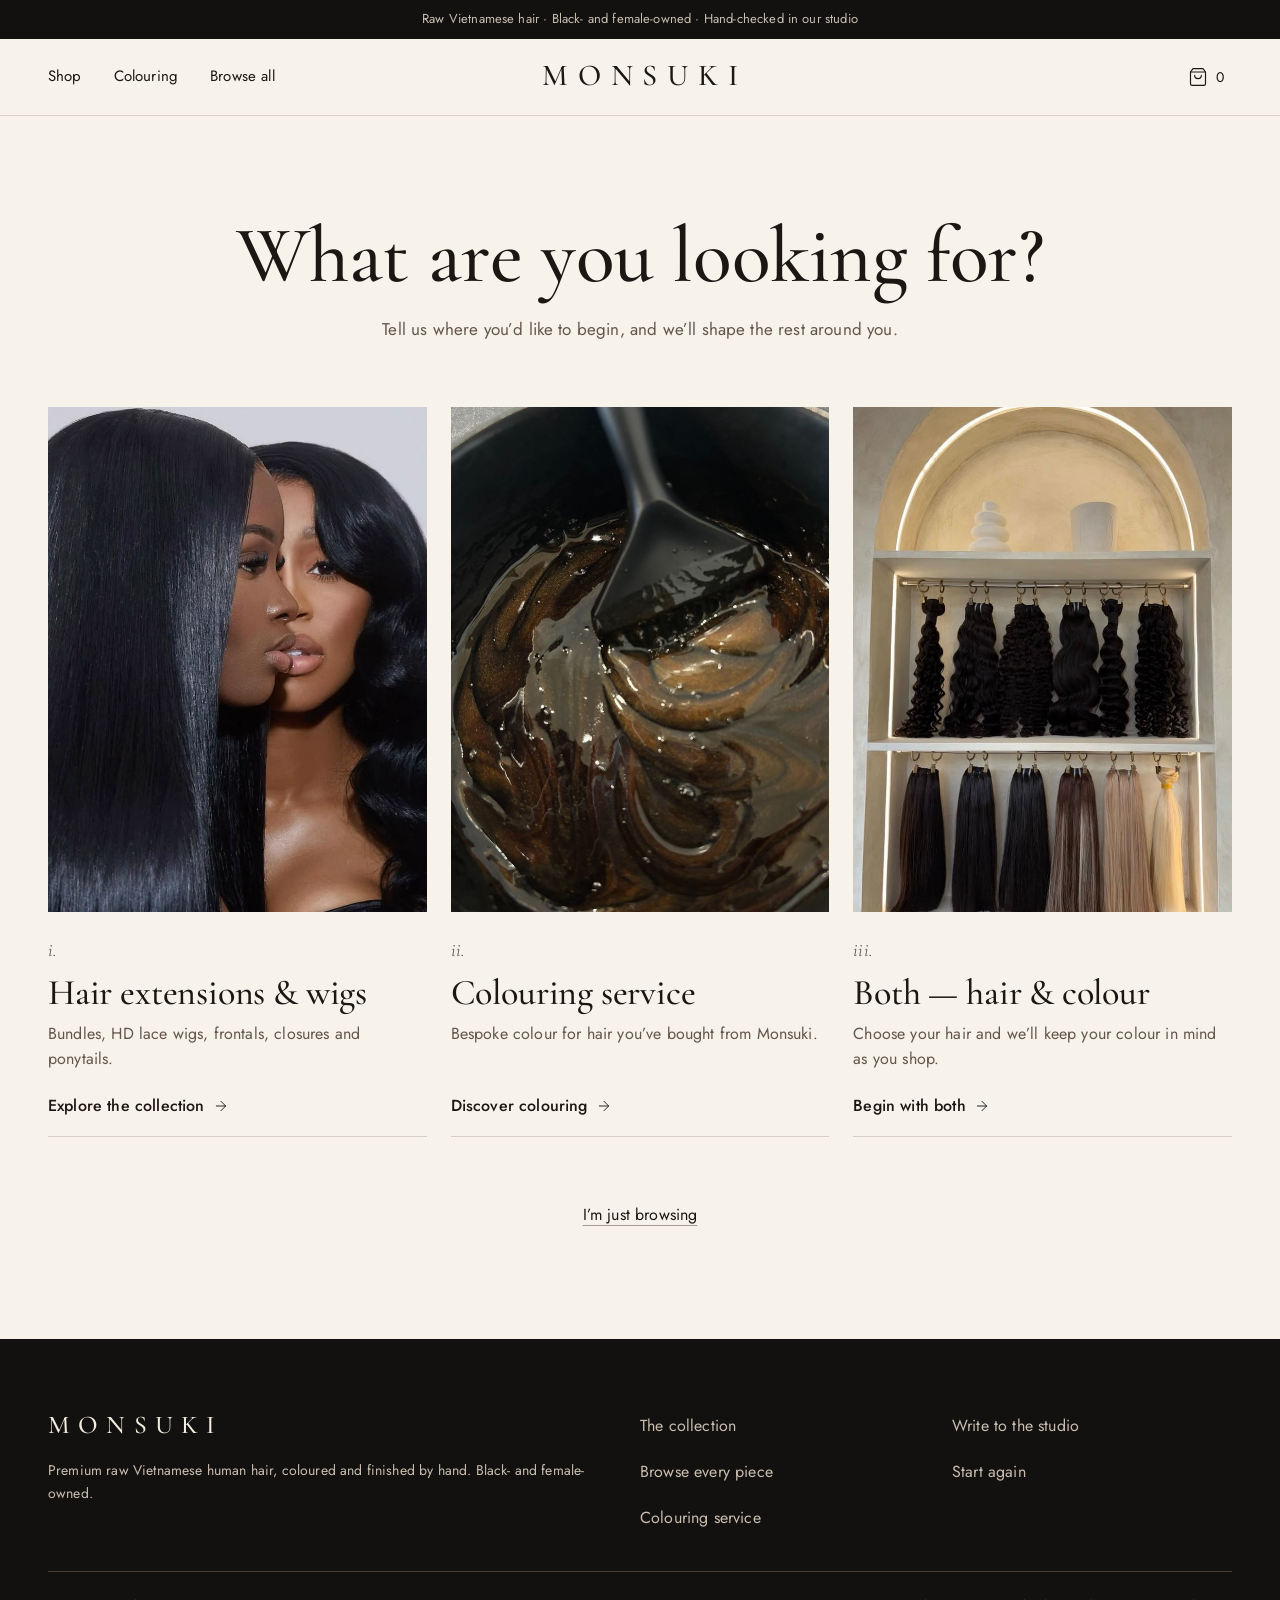
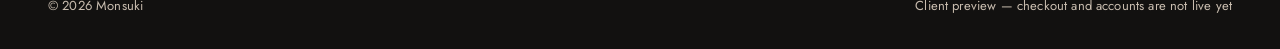
<file: index.html>
<!doctype html>
<html lang="en-GB">
<head>
  <meta charset="utf-8">
  <meta name="viewport" content="width=device-width, initial-scale=1">
  <title>Monsuki — What are you looking for?</title>
  <meta name="description" content="Monsuki: premium raw Vietnamese human hair — bundles, HD lace wigs, frontals, closures and ponytails — with a bespoke colouring service.">
  <link rel="icon" href="assets/favicon.svg" type="image/svg+xml">
  <link rel="preconnect" href="https://fonts.googleapis.com">
  <link rel="preconnect" href="https://fonts.gstatic.com" crossorigin>
  <link rel="stylesheet" href="https://fonts.googleapis.com/css2?family=Cormorant+Garamond:ital,wght@0,400;0,500;0,600;1,400;1,500&family=Jost:wght@400;500&display=swap">
  <link rel="stylesheet" href="assets/css/styles.css">
  <script src="config.js"></script>
</head>
<body>
  <div data-section="header"></div>

  <!-- Section: intent picker (SHOPIFY: sections/intent-picker.liquid, 3 blocks) -->
  <main id="main" class="container welcome">
    <div class="welcome__head" data-reveal>
      <h1>What are you looking for?</h1>
      <p class="lede">Tell us where you’d like to begin, and we’ll shape the rest around you.</p>
    </div>

    <div class="intent-cards">
      <a class="intent-card" href="shop.html?intent=none" data-reveal>
        <span class="intent-card__media">
                <img class="media" src="images/frontpage_wigandbundles.JPG" alt="Two model with long jet-black silk straight and bodywave hair ">
        </span>
        <span class="intent-card__body">
          <span class="intent-card__letter">i.</span>
          <span class="intent-card__title serif">Hair extensions &amp; wigs</span>
          <span class="muted">Bundles, HD lace wigs, frontals, closures and ponytails.</span>
          <span class="intent-card__cta">Explore the collection <svg class="icon icon--sm" aria-hidden="true"><use href="assets/icons.svg#arrow-right"></use></svg></span>
        </span>
      </a>

      <a class="intent-card" href="colouring.html" data-reveal>
        <span class="intent-card__media">
                   <img class="media" src="images/frontpage_coloringservice.JPG" alt="Dark brown hair dye">
        </span>
        <span class="intent-card__body">
          <span class="intent-card__letter">ii.</span>
          <span class="intent-card__title serif">Colouring service</span>
          <span class="muted">Bespoke colour for hair you’ve bought from Monsuki.</span>
          <span class="intent-card__cta">Discover colouring <svg class="icon icon--sm" aria-hidden="true"><use href="assets/icons.svg#arrow-right"></use></svg></span>
        </span>
      </a>

      <a class="intent-card" href="shop.html?intent=both" data-reveal>
        <span class="intent-card__media">
                  <img class="media" src="images/frontpage_both.JPG" alt="Hair extensions both dyed and raw">
        </span>
        <span class="intent-card__body">
          <span class="intent-card__letter">iii.</span>
          <span class="intent-card__title serif">Both — hair &amp; colour</span>
          <span class="muted">Choose your hair and we’ll keep your colour in mind as you shop.</span>
          <span class="intent-card__cta">Begin with both <svg class="icon icon--sm" aria-hidden="true"><use href="assets/icons.svg#arrow-right"></use></svg></span>
        </span>
      </a>
    </div>

    <p class="welcome__browse"><a class="link" href="browse.html">I’m just browsing</a></p>
  </main>

  <div data-section="footer"></div>
  <script type="module">
    import { initChrome } from './assets/js/chrome.js';
    initChrome('index.html');
  </script>
</body>
</html>
</file>
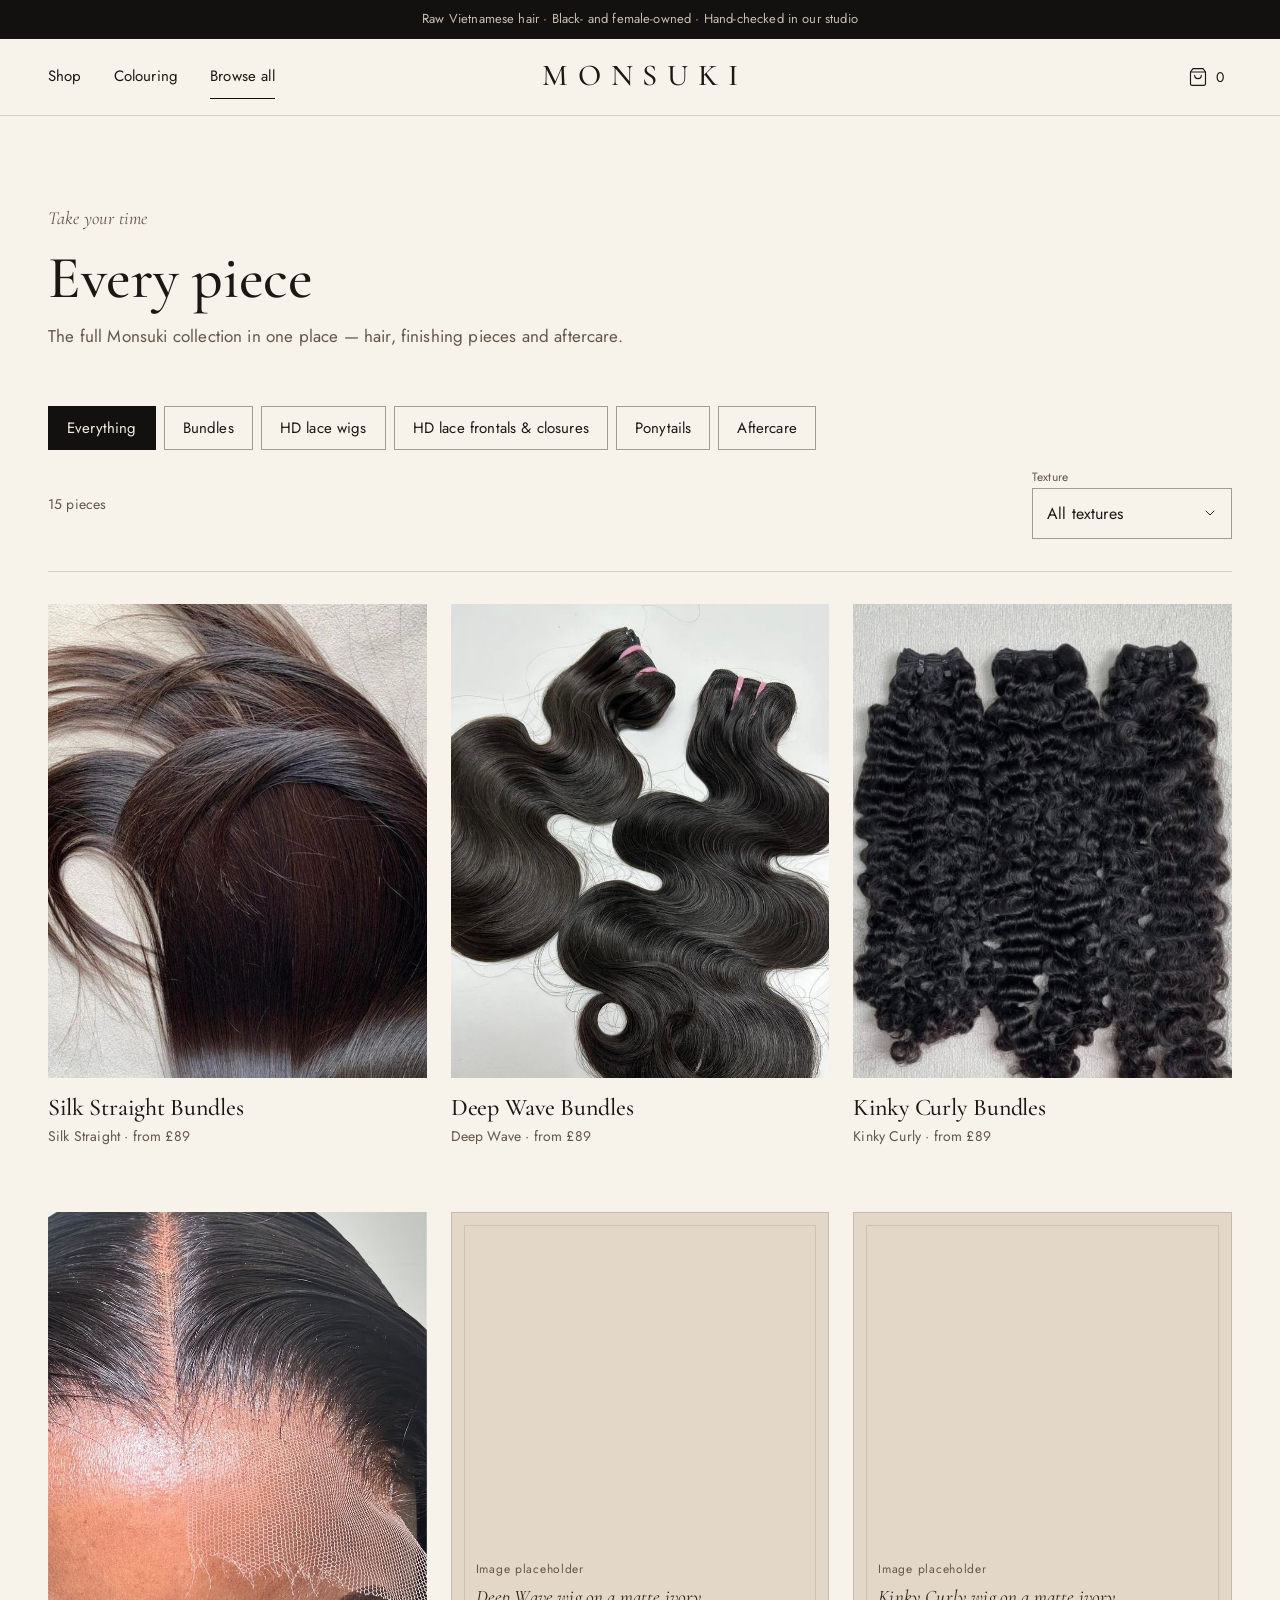
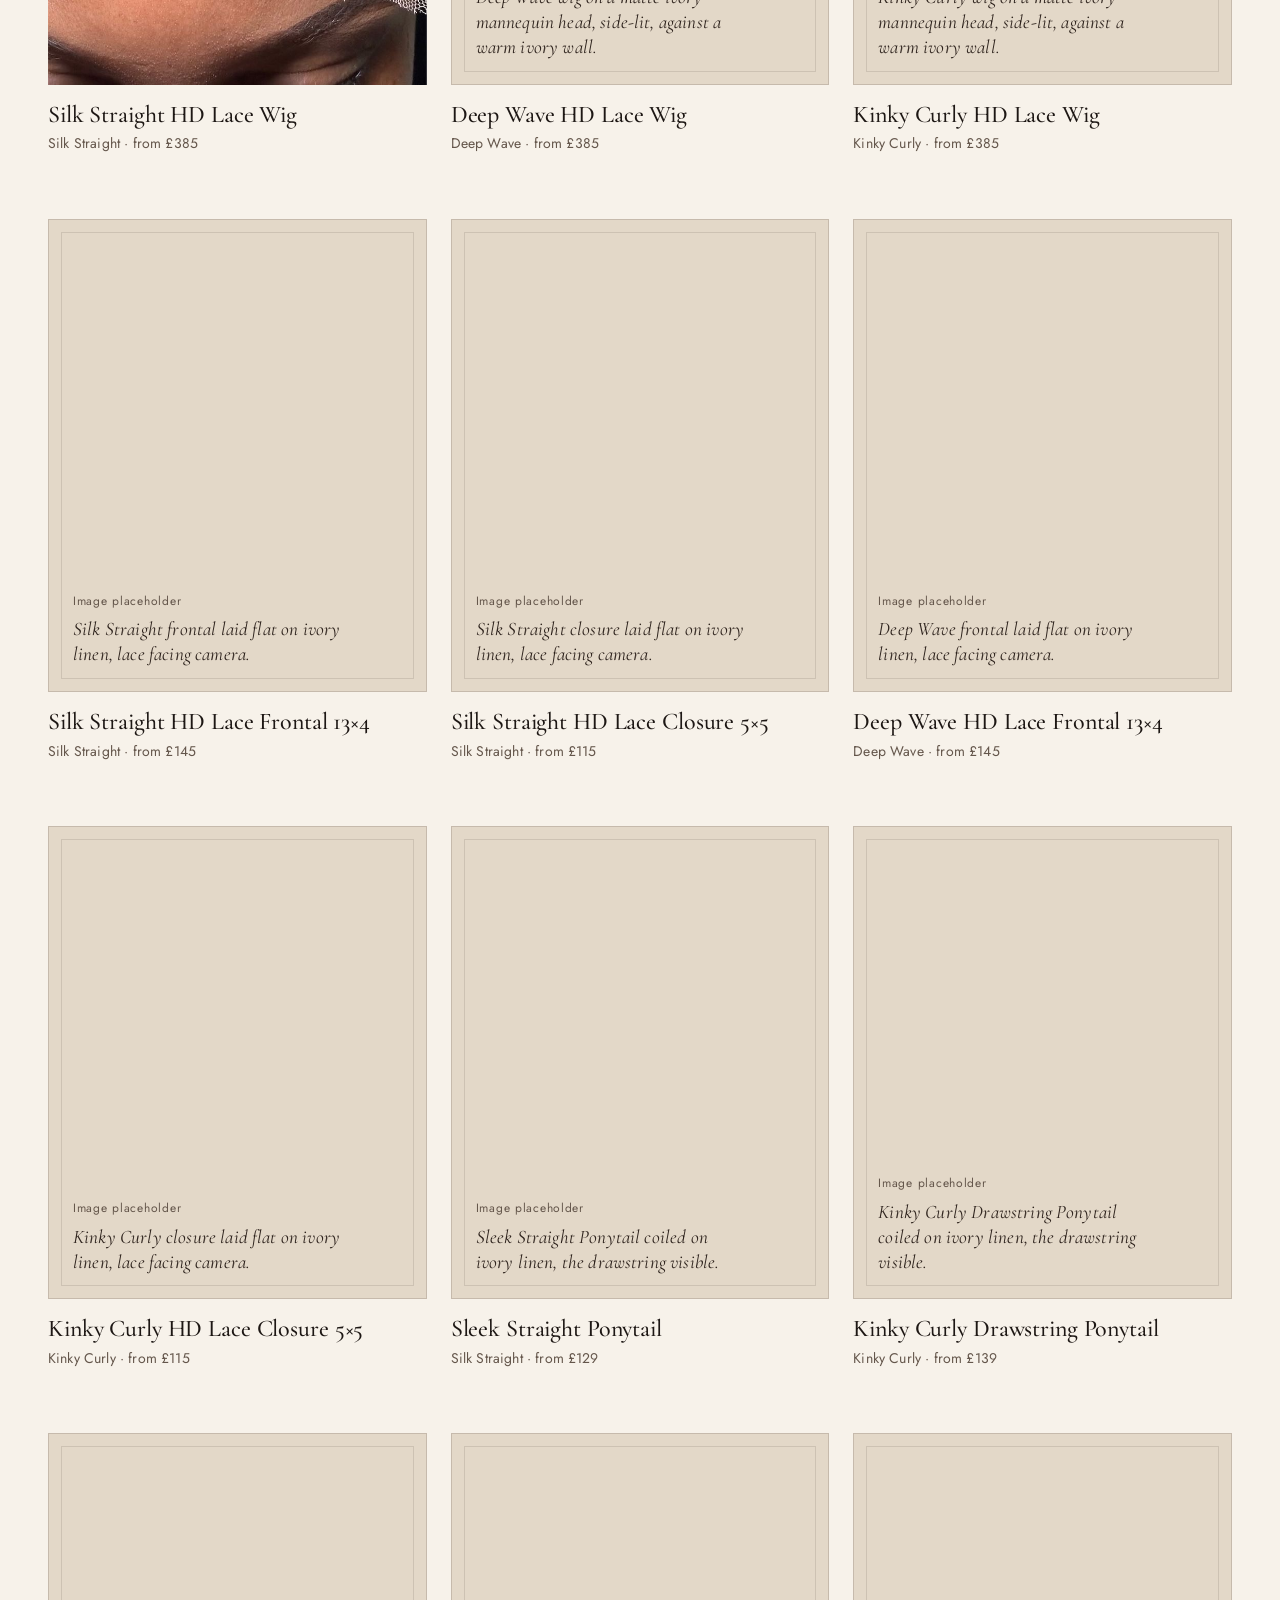
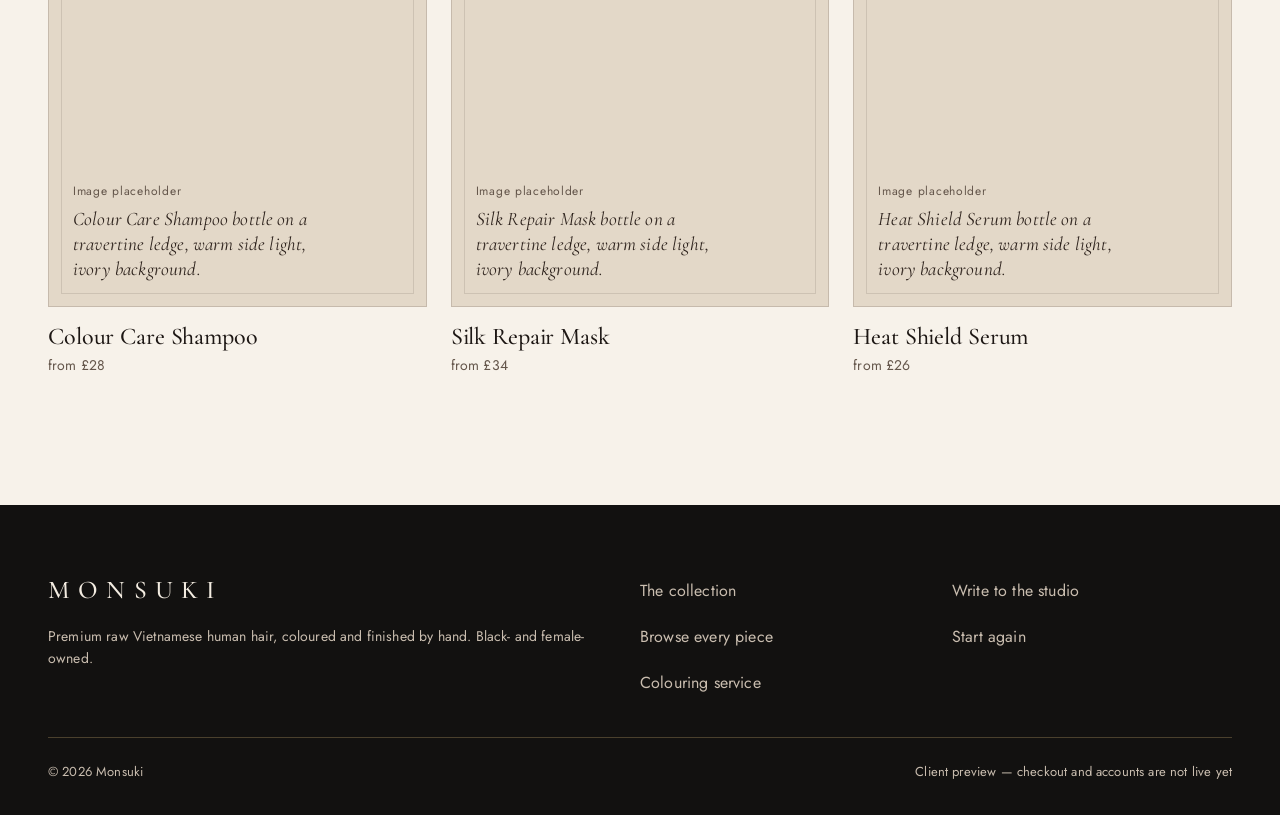
<file: browse.html>
<!doctype html>
<html lang="en-GB">
<head>
  <meta charset="utf-8">
  <meta name="viewport" content="width=device-width, initial-scale=1">
  <title>Every piece — Monsuki</title>
  <meta name="description" content="Browse every Monsuki piece: bundles, HD lace wigs, frontals, closures, ponytails and aftercare.">
  <link rel="icon" href="assets/favicon.svg" type="image/svg+xml">
  <link rel="preconnect" href="https://fonts.googleapis.com">
  <link rel="preconnect" href="https://fonts.gstatic.com" crossorigin>
  <link rel="stylesheet" href="https://fonts.googleapis.com/css2?family=Cormorant+Garamond:ital,wght@0,400;0,500;0,600;1,400;1,500&family=Jost:wght@400;500&display=swap">
  <link rel="stylesheet" href="assets/css/styles.css">
  <script src="config.js"></script>
</head>
<body>
  <div data-section="header"></div>

  <!-- Product listing: title → filters → product cards -->
  <main id="main" class="container section" style="padding-top:clamp(40px,7vw,88px)">
    <div class="section-head" data-reveal>
      <p class="eyebrow">Take your time</p>
      <h1>Every piece</h1>
      <p class="lede">The full Monsuki collection in one place — hair, finishing pieces and aftercare.</p>
    </div>

    <div class="filters">
      <div class="chips" role="group" aria-label="Filter by category" data-chips></div>
      <div class="filters__row">
        <p class="small muted" data-count aria-live="polite"></p>
        <label class="mini-field" style="min-width:200px">
          <span class="mini-field__label">Texture</span>
          <span class="select-wrap"><select class="select" data-texture>
            <option value="all">All textures</option>
            <option value="silk-straight">Straight</option>
            <option value="deep-wave">Bodywave</option>
            <option value="kinky-curly">Kinky Curly</option>
          </select>
          <svg class="icon icon--sm" aria-hidden="true"><use href="assets/icons.svg#chevron-down"></use></svg></span>
        </label>
      </div>
    </div>

    <div class="grid-frame" data-section="product-grid"></div>
  </main>

  <div data-section="footer"></div>
  <script type="module" src="assets/js/pages/browse.js"></script>
</body>
</html>
</file>
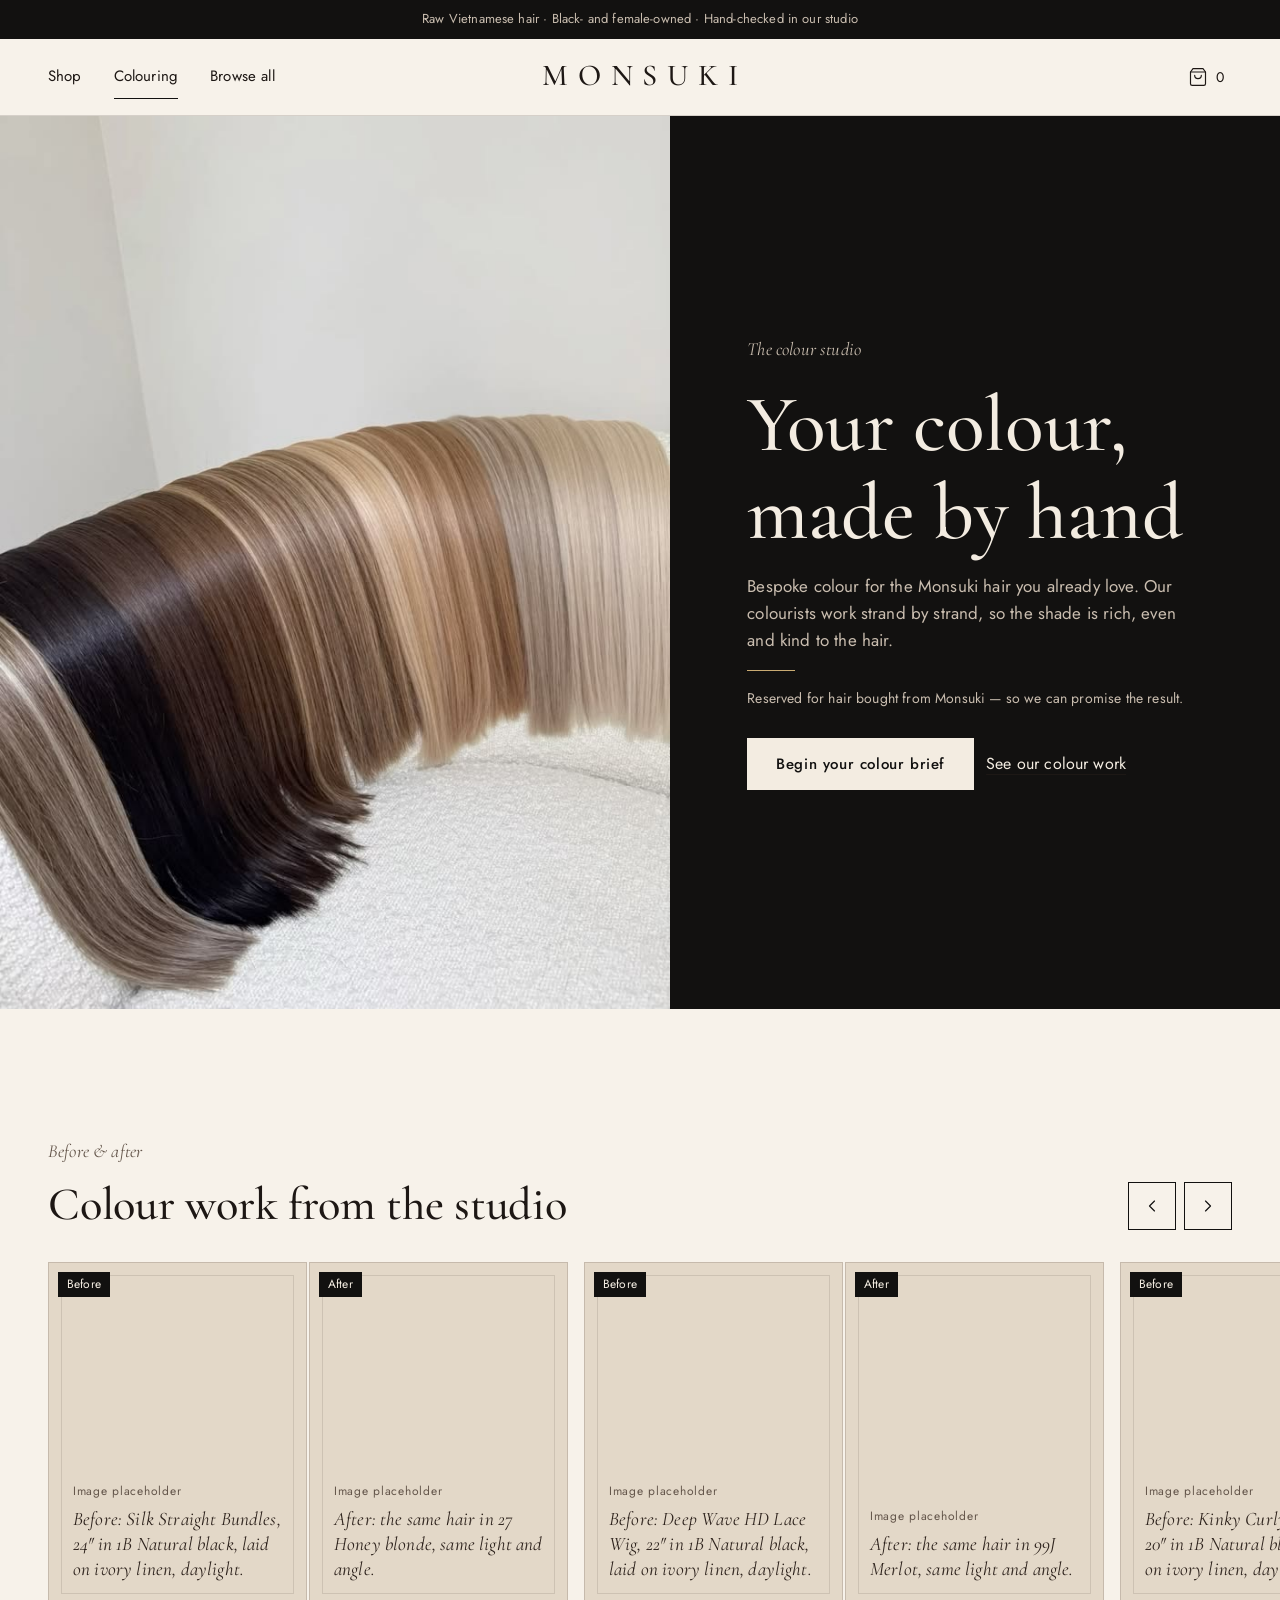
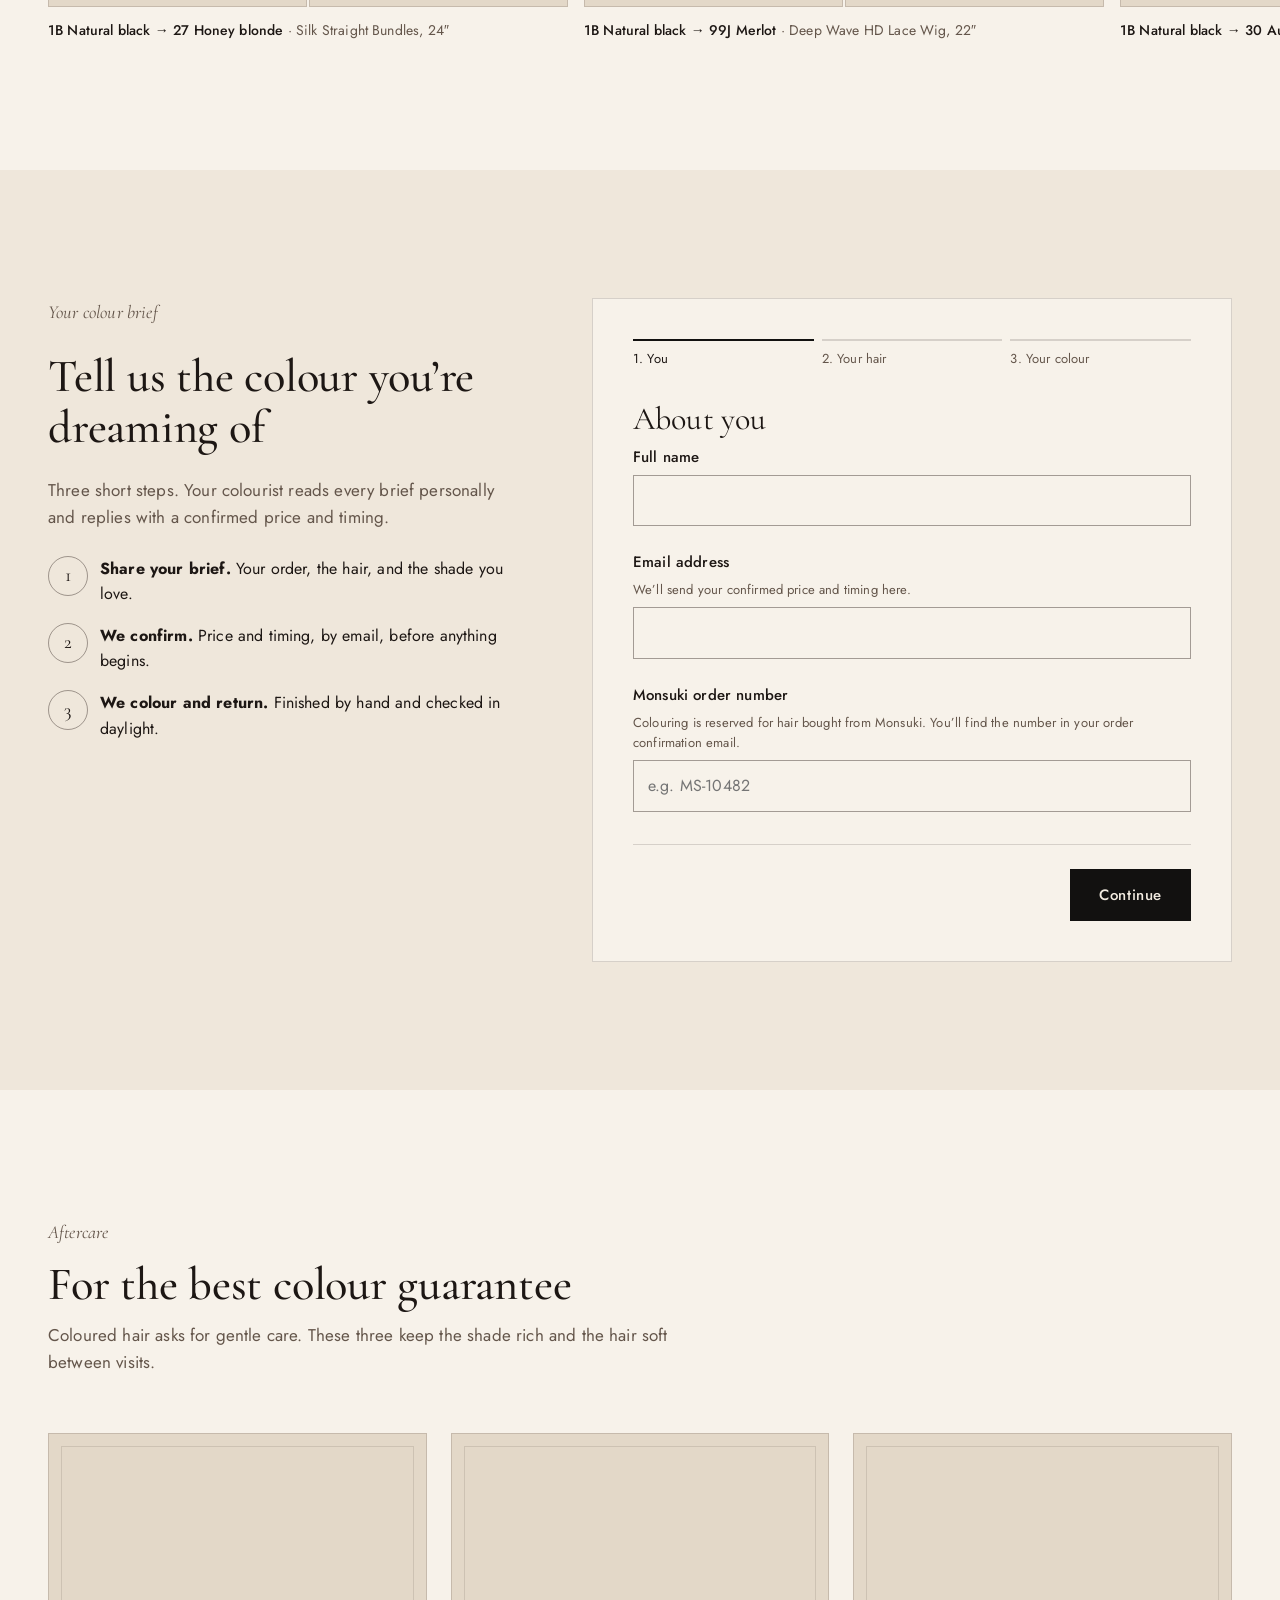
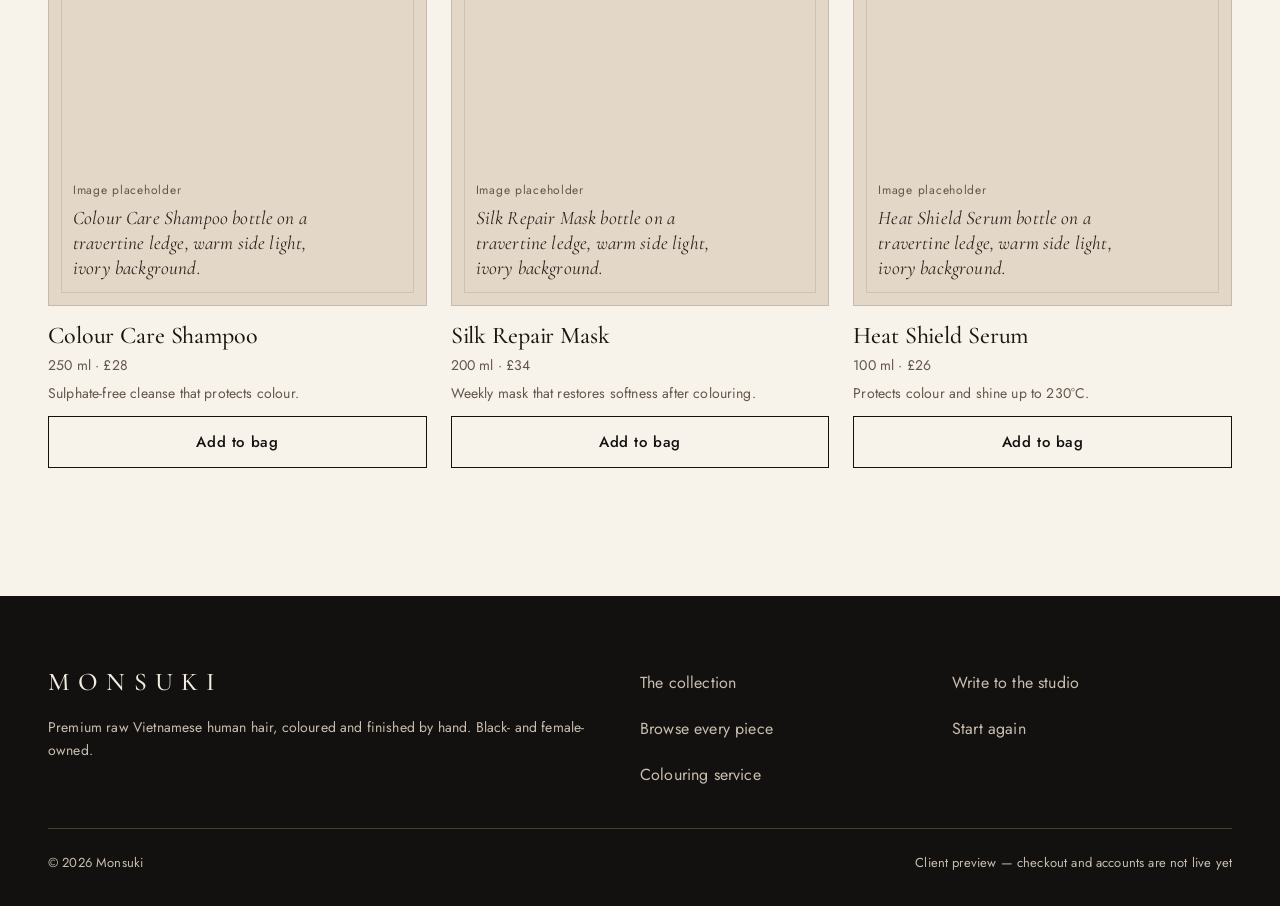
<file: colouring.html>
<!doctype html>
<html lang="en-GB">
<head>
  <meta charset="utf-8">
  <meta name="viewport" content="width=device-width, initial-scale=1">
  <title>Colouring service — Monsuki</title>
  <meta name="description" content="Bespoke colour for your Monsuki hair, finished by hand in our studio.">
  <link rel="icon" href="assets/favicon.svg" type="image/svg+xml">
  <link rel="preconnect" href="https://fonts.googleapis.com">
  <link rel="preconnect" href="https://fonts.gstatic.com" crossorigin>
  <link rel="stylesheet" href="https://fonts.googleapis.com/css2?family=Cormorant+Garamond:ital,wght@0,400;0,500;0,600;1,400;1,500&family=Jost:wght@400;500&display=swap">
  <link rel="stylesheet" href="assets/css/styles.css">
  <script src="config.js"></script>
</head>
<body>
  <div data-section="header"></div>

  <main id="main">
    <!-- Section: editorial hero (SHOPIFY: sections/image-with-text.liquid) -->
    <section class="edit-hero">
      <div class="edit-hero__media">
      <img class="media" src="images/coloring_mainheader.JPG" alt="Various dyed bundles displayed on couch">
      </div>
      <div class="edit-hero__copy on-dark">
        <p class="eyebrow">The colour studio</p>
        <h1>Your colour, made by hand</h1>
        <p class="lede">Bespoke colour for the Monsuki hair you already love. Our colourists work strand by strand, so the shade is rich, even and kind to the hair.</p>
        <hr class="rule">
        <p class="small" style="color:var(--on-dark-muted)">Reserved for hair bought from Monsuki — so we can promise the result.</p>
        <div class="edit-hero__actions">
          <a class="btn btn--light" href="#brief">Begin your colour brief</a>
          <a class="link" href="#work">See our colour work</a>
        </div>
      </div>
    </section>

    <!-- Section: before/after gallery (SHOPIFY: sections/before-after.liquid, blocks) -->
    <section class="section" id="work" aria-labelledby="work-title">
      <div class="container">
        <div class="carousel-head">
          <div class="section-head" style="margin:0">
            <p class="eyebrow">Before &amp; after</p>
            <h2 id="work-title">Colour work from the studio</h2>
          </div>
          <div class="carousel-nav" style="color:var(--onyx)">
            <button type="button" data-ba-dir="-1" aria-label="Show previous colour work"><svg class="icon" aria-hidden="true"><use href="assets/icons.svg#chevron-left"></use></svg></button>
            <button type="button" data-ba-dir="1" aria-label="Show more colour work"><svg class="icon" aria-hidden="true"><use href="assets/icons.svg#chevron-right"></use></svg></button>
          </div>
        </div>
        <div class="track" data-ba-track tabindex="0" aria-label="Before and after colour work, scroll sideways"></div>
      </div>
    </section>

    <!-- Section: intake form (Form — wizard) -->
    <section class="section section--tone" id="brief" aria-labelledby="brief-title">
      <div class="container intake-layout">
        <div class="steps-intro">
          <p class="eyebrow">Your colour brief</p>
          <h2 id="brief-title">Tell us the colour you’re dreaming of</h2>
          <p class="lede">Three short steps. Your colourist reads every brief personally and replies with a confirmed price and timing.</p>
          <ol class="how">
            <li><span><strong>Share your brief.</strong> Your order, the hair, and the shade you love.</span></li>
            <li><span><strong>We confirm.</strong> Price and timing, by email, before anything begins.</span></li>
            <li><span><strong>We colour and return.</strong> Finished by hand and checked in daylight.</span></li>
          </ol>
        </div>
        <div data-section="intake"></div>
      </div>
    </section>

    <!-- Section: aftercare products (SHOPIFY: sections/featured-collection.liquid) -->
    <section class="section" aria-labelledby="care-title">
      <div class="container">
        <div class="section-head">
          <p class="eyebrow">Aftercare</p>
          <h2 id="care-title">For the best colour guarantee</h2>
          <p class="lede">Coloured hair asks for gentle care. These three keep the shade rich and the hair soft between visits.</p>
        </div>
        <div data-section="aftercare"></div>
      </div>
    </section>
  </main>

  <div data-section="footer"></div>
  <script type="module" src="assets/js/pages/colouring.js"></script>
</body>
</html>
</file>
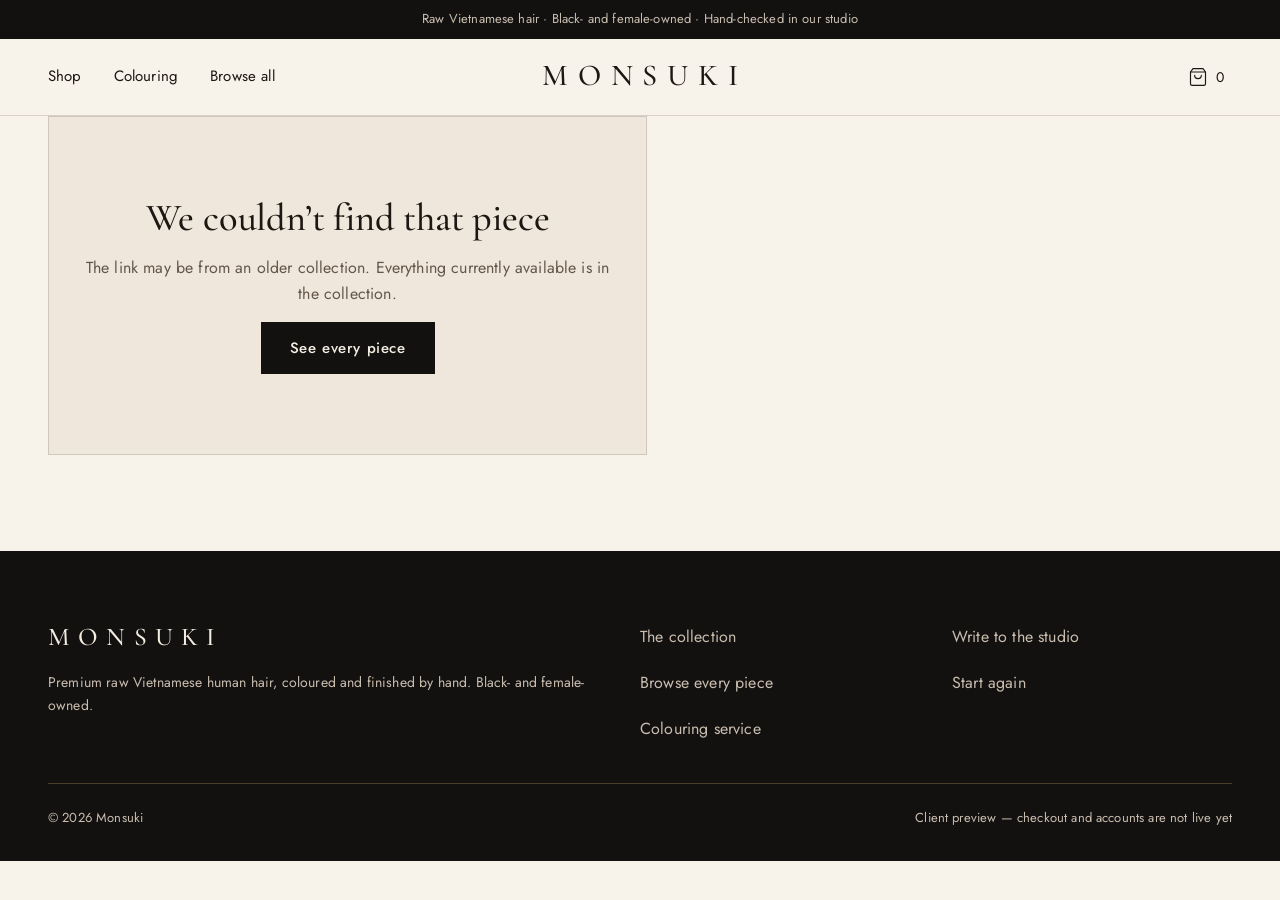
<file: product.html>
<!doctype html>
<html lang="en-GB">
<head>
  <meta charset="utf-8">
  <meta name="viewport" content="width=device-width, initial-scale=1">
  <title>Monsuki</title>
  <meta name="description" content="Raw Vietnamese human hair by Monsuki.">
  <link rel="icon" href="assets/favicon.svg" type="image/svg+xml">
  <link rel="preconnect" href="https://fonts.googleapis.com">
  <link rel="preconnect" href="https://fonts.gstatic.com" crossorigin>
  <link rel="stylesheet" href="https://fonts.googleapis.com/css2?family=Cormorant+Garamond:ital,wght@0,400;0,500;0,600;1,400;1,500&family=Jost:wght@400;500&display=swap">
  <link rel="stylesheet" href="assets/css/styles.css">
  <script src="config.js"></script>
</head>
<body>
  <div data-section="header"></div>

  <!-- Detail / Record: one product. product.html?id=<handle> (no client routing — safe to refresh) -->
  <main id="main" class="container">
    <nav class="crumbs" aria-label="Breadcrumb" data-crumbs></nav>
    <div class="pdp">
      <div class="pdp__gallery" data-section="gallery"></div>
      <div class="pdp__info" data-section="info" aria-busy="true"></div>
    </div>
  </main>

  <!-- Sticky add-to-bag bar (mobile) -->
  <div class="buybar" data-buybar hidden>
    <p class="buybar__summary" aria-live="polite"><span data-buybar-summary></span><strong data-buybar-price></strong></p>
    <button class="btn btn--primary" type="submit" form="buy-form">Add to bag</button>
  </div>

  <div data-section="footer"></div>
  <script type="module" src="assets/js/pages/product.js"></script>
</body>
</html>
</file>
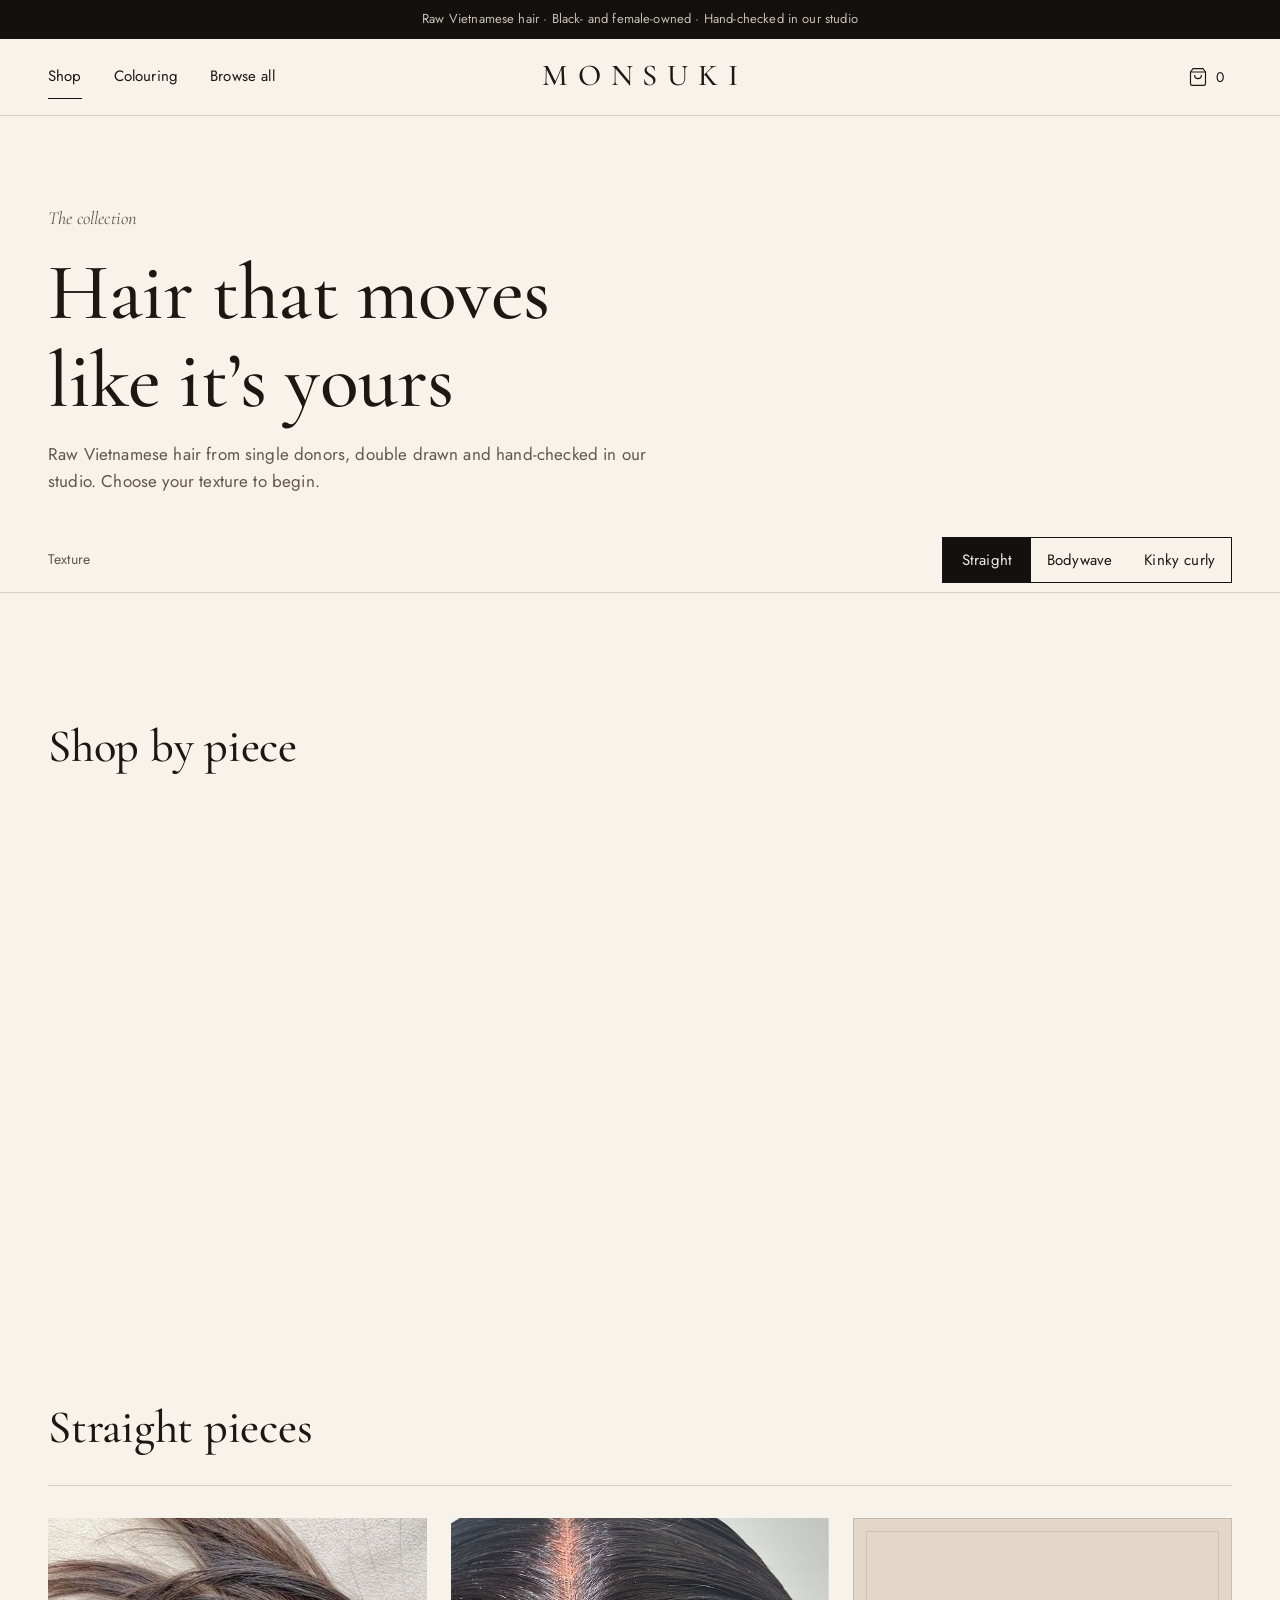
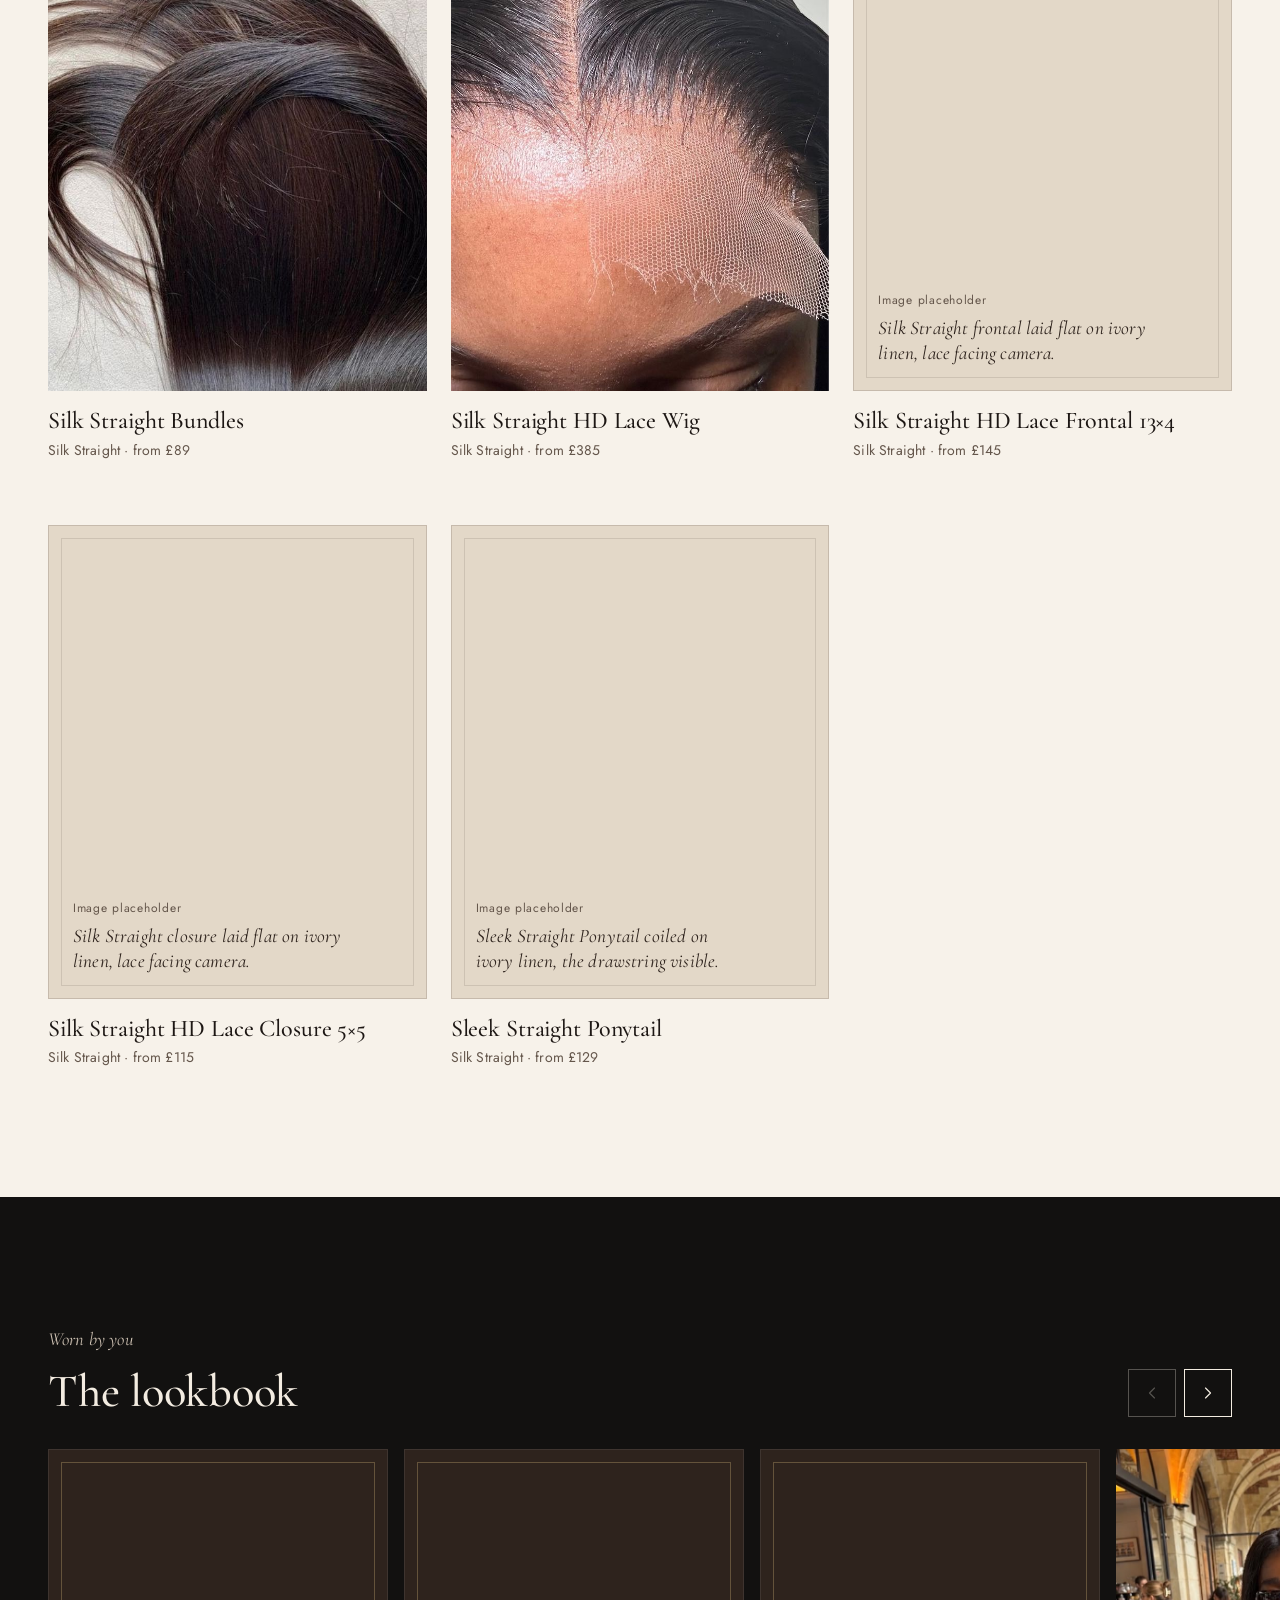
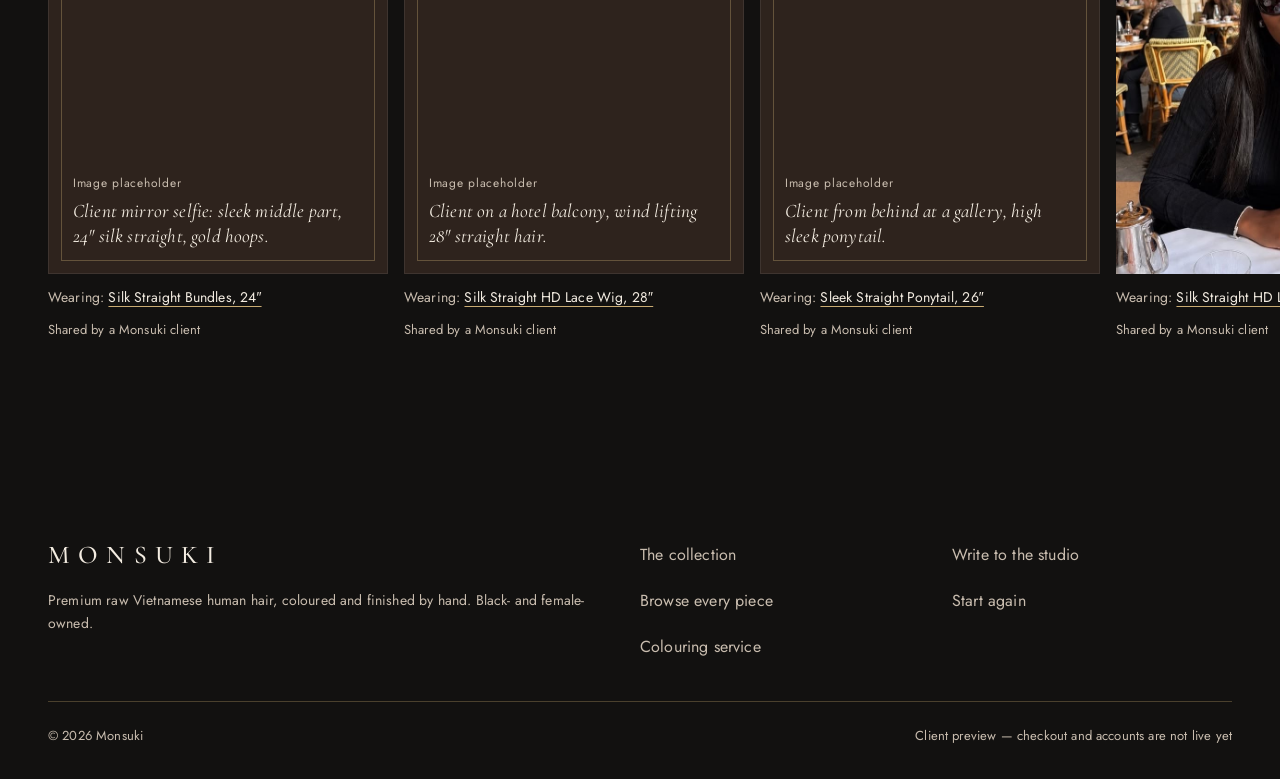
<file: shop.html>
<!doctype html>
<html lang="en-GB">
<head>
  <meta charset="utf-8">
  <meta name="viewport" content="width=device-width, initial-scale=1">
  <title>The collection — Monsuki</title>
  <meta name="description" content="Bundles, HD lace wigs, frontals, closures and ponytails in raw Vietnamese human hair.">
  <link rel="icon" href="assets/favicon.svg" type="image/svg+xml">
  <link rel="preconnect" href="https://fonts.googleapis.com">
  <link rel="preconnect" href="https://fonts.gstatic.com" crossorigin>
  <link rel="stylesheet" href="https://fonts.googleapis.com/css2?family=Cormorant+Garamond:ital,wght@0,400;0,500;0,600;1,400;1,500&family=Jost:wght@400;500&display=swap">
  <link rel="stylesheet" href="assets/css/styles.css">
  <script src="config.js"></script>
</head>
<body>
  <div data-section="header"></div>
  <div data-section="intent-note"></div>

  <main id="main">
    <div class="container hero-intro" data-reveal>
      <p class="eyebrow">The collection</p>
      <h1>Hair that moves like it’s yours</h1>
      <p class="lede">Raw Vietnamese hair from single donors, double drawn and hand-checked in our studio. Choose your texture to begin.</p>
    </div>

    <!-- Texture toggle: filters everything below -->
    <div class="texture-bar" id="collection">
      <div class="container texture-bar__inner">
        <span class="small muted" id="texture-label">Texture</span>
        <div class="segmented" role="radiogroup" aria-labelledby="texture-label">
          <label><input type="radio" name="texture" value="silk-straight" checked><span>Straight</span></label>
          <label><input type="radio" name="texture" value="deep-wave"><span>Bodywave</span></label>
          <label><input type="radio" name="texture" value="kinky-curly"><span>Kinky curly</span></label>
        </div>
      </div>
    </div>

    <!-- Section: category-grid -->
    <section class="section container" aria-labelledby="cat-title" style="padding-bottom:0">
      <div class="section-head">
        <h2 id="cat-title">Shop by piece</h2>
      </div>
      <div data-section="category-grid"></div>
    </section>

    <!-- Section: product-grid -->
    <section class="section container" aria-labelledby="grid-title" id="pieces">
      <div class="grid-head">
        <h2 id="grid-title">Straight pieces</h2>
        <button class="link" type="button" data-clear-category hidden>Show every category</button>
      </div>
      <div class="grid-frame" data-section="product-grid" aria-live="polite"></div>
    </section>

    <!-- Section: lookbook -->
    <section class="section section--dark on-dark" aria-labelledby="look-title" data-section="lookbook">
      <div class="container">
        <div class="carousel-head">
          <div class="section-head" style="margin:0">
            <p class="eyebrow">Worn by you</p>
            <h2 id="look-title">The lookbook</h2>
          </div>
          <div data-lookbook-nav></div>
        </div>
        <div class="track" data-track tabindex="0" aria-label="Client looks, scroll sideways"></div>
      </div>
    </section>
  </main>

  <div data-section="footer"></div>
  <script type="module" src="assets/js/pages/shop.js"></script>
</body>
</html>
</file>
<file: assets/css/styles.css>
/* =====================================================================
   MONSUKI — styles
   Tokens follow .ux-profile.md: quiet luxury, one accent (champagne gold),
   flat colour only, hairlines over shadows, slow soft fades.
   Sections are grouped so each can move into a Shopify theme section later.
   ===================================================================== */

/* ---------- Tokens ---------- */
:root {
  --onyx: #121110;
  --espresso: #2e231d;
  --ivory: #f7f2ea;
  --ivory-2: #efe7db;      /* tonal surface */
  --sand: #e3d8c8;         /* placeholder surface */
  --ink: #1d1714;          /* body text on ivory */
  --muted: #64564b;        /* secondary text on ivory (AA ≥ 4.5:1) */
  --line: rgb(46 35 29 / 0.16);
  --line-strong: rgb(46 35 29 / 0.42);
  --gold: #c9ab72;         /* accent: hairlines, small marks, text on onyx/espresso only */
  --on-dark: #f3ece1;
  --on-dark-muted: #c9bdaf;
  --error: #8a2a1f;

  --serif: "Cormorant Garamond", "Times New Roman", serif;
  --sans: "Jost", "Helvetica Neue", Arial, sans-serif;

  --fs-display: clamp(2.6rem, 8vw, 5rem);
  --fs-h1: clamp(2.25rem, 6vw, 3.75rem);
  --fs-h2: clamp(1.9rem, 4.4vw, 2.9rem);
  --fs-h3: clamp(1.4rem, 2.6vw, 1.75rem);
  --fs-body: 1rem;
  --fs-small: 0.875rem;

  --space-1: 4px; --space-2: 8px; --space-3: 12px; --space-4: 16px; --space-5: 24px;
  --space-6: 32px; --space-7: 48px; --space-8: 64px; --space-9: 96px; --space-10: 128px;
  --gutter: clamp(20px, 4vw, 48px);
  --container: 1344px;
  --header-h: 64px;

  --ease: cubic-bezier(0.25, 0.1, 0.25, 1);
  --fade: 500ms;
  --fade-slow: 600ms;
}

/* ---------- Base ---------- */
*, *::before, *::after { box-sizing: border-box; }
* { margin: 0; }
html { -webkit-text-size-adjust: 100%; scroll-padding-top: calc(var(--header-h) + 16px); }
body {
  background: var(--ivory); color: var(--ink);
  font: 400 var(--fs-body)/1.6 var(--sans); letter-spacing: 0.01em;
  -webkit-font-smoothing: antialiased;
}
img { display: block; max-width: 100%; }
button, input, select, textarea { font: inherit; color: inherit; letter-spacing: inherit; }
button { cursor: pointer; background: none; border: 0; padding: 0; }
a { color: inherit; }
ul, ol { padding: 0; list-style: none; }
[hidden] { display: none !important; }
h1, h2, h3, .serif { font-family: var(--serif); font-weight: 500; line-height: 1.1; letter-spacing: -0.005em; }
h1 { font-size: var(--fs-h1); }
h2 { font-size: var(--fs-h2); }
h3 { font-size: var(--fs-h3); }
p { max-width: none; }
.lede, .accordion__body p, .colour-note, .section-head p, .hero-intro p, .steps-intro p, .confirmation p { max-width: 65ch; }
.eyebrow { font-family: var(--serif); font-style: italic; font-size: 1.15rem; color: var(--muted); }
.lede { font-size: 1.0625rem; color: var(--muted); }
.small { font-size: var(--fs-small); }
.muted { color: var(--muted); }

:focus-visible { outline: 1.5px solid var(--espresso); outline-offset: 3px; }
.on-dark :focus-visible, .on-dark:focus-visible { outline-color: var(--gold); }
.visually-hidden { position: absolute !important; width: 1px; height: 1px; overflow: hidden; clip: rect(0 0 0 0); white-space: nowrap; }
.skip-link { position: absolute; left: 16px; top: -60px; z-index: 100; background: var(--onyx); color: var(--on-dark); padding: 10px 16px; }
.skip-link:focus { top: 12px; }

.container { width: 100%; max-width: calc(var(--container) + var(--gutter) * 2); margin-inline: auto; padding-inline: var(--gutter); }
.section { padding-block: clamp(64px, 10vw, 128px); }
.section--tone { background: var(--ivory-2); }
.section--dark { background: var(--onyx); color: var(--on-dark); }
.section--dark .muted, .section--dark .lede, .section--dark .eyebrow { color: var(--on-dark-muted); }
.section-head { display: grid; gap: var(--space-3); margin-bottom: clamp(32px, 5vw, 56px); }
.section-head--center { text-align: center; justify-items: center; }
.rule { width: 48px; height: 1px; background: var(--gold); border: 0; }

.icon { width: 20px; height: 20px; flex: none; fill: none; stroke: currentColor; stroke-width: 1.4; stroke-linecap: round; stroke-linejoin: round; }
.icon--sm { width: 16px; height: 16px; }

/* ---------- Motion (soft fades only) ---------- */
[data-reveal] { opacity: 0; transition: opacity var(--fade-slow) var(--ease); }
[data-reveal].is-in { opacity: 1; }
@media (prefers-reduced-motion: reduce) {
  *, *::before, *::after { transition-duration: 0.01ms !important; animation-duration: 0.01ms !important; scroll-behavior: auto !important; }
  [data-reveal] { opacity: 1; }
}

/* ---------- Buttons & links ---------- */
.btn {
  display: inline-flex; align-items: center; justify-content: center; gap: var(--space-2);
  min-height: 52px; padding: 0 28px; border: 1px solid var(--onyx);
  font-weight: 500; font-size: 0.9375rem; letter-spacing: 0.04em; text-decoration: none; white-space: nowrap;
  transition: background var(--fade) var(--ease), color var(--fade) var(--ease), border-color var(--fade) var(--ease);
}
.btn--primary { background: var(--onyx); color: var(--on-dark); }
.btn--primary:hover { background: var(--espresso); border-color: var(--espresso); }
.btn--secondary { background: transparent; color: var(--onyx); }
.btn--secondary:hover { background: var(--onyx); color: var(--on-dark); }
.btn--light { background: var(--on-dark); color: var(--onyx); border-color: var(--on-dark); }
.btn--light:hover { background: transparent; color: var(--on-dark); }
.btn--block { width: 100%; }
.btn[aria-disabled="true"] { opacity: 0.55; }
.link {
  display: inline-flex; align-items: center; gap: var(--space-2); min-height: 44px;
  text-decoration: underline; text-decoration-thickness: 1px; text-underline-offset: 5px;
  text-decoration-color: var(--line-strong); transition: text-decoration-color var(--fade) var(--ease);
}
.link:hover { text-decoration-color: currentColor; }
.section--dark .link { text-decoration-color: var(--gold); }
.icon-btn { display: inline-grid; place-items: center; width: 44px; height: 44px; position: relative; }

/* ---------- Image placeholders (swap for real photos via products.json "src") ---------- */
.ph {
  position: relative; display: flex; flex-direction: column; justify-content: flex-end; gap: 6px;
  width: 100%; height: 100%; min-height: 100%; padding: clamp(14px, 3vw, 24px);
  background: var(--sand); color: var(--espresso); border: 1px solid var(--line);
}
.ph::before { /* thin frame mark — signals "photo goes here" without decoration */
  content: ""; position: absolute; inset: 12px; border: 1px solid rgb(46 35 29 / 0.12); pointer-events: none;
}
.ph__tag { font-size: 0.75rem; letter-spacing: 0.06em; color: var(--muted); }
.ph__shot { font-family: var(--serif); font-style: italic; font-size: clamp(1rem, 1.6vw, 1.2rem); line-height: 1.3; max-width: 34ch; }
.ph--dark { background: var(--espresso); color: var(--on-dark); border-color: rgb(255 255 255 / 0.08); }
.ph--dark::before { border-color: rgb(201 171 114 / 0.35); }
.ph--dark .ph__tag { color: var(--on-dark-muted); }
.ph--mini { padding: 0; }
.ph--mini::before { inset: 4px; }
.ph--mini .ph__tag, .ph--mini .ph__shot { display: none; }
.media { width: 100%; height: 100%; object-fit: cover; }

/* ---------- Header (section: header) ---------- */
.announce { background: var(--onyx); color: var(--on-dark-muted); text-align: center; font-size: 0.8125rem; padding: 9px var(--gutter); }
.site-header { position: sticky; top: 0; z-index: 40; background: var(--ivory); border-bottom: 1px solid var(--line); }
.container--chrome { max-width: none; }
.site-header__inner { display: grid; grid-template-columns: 1fr auto 1fr; align-items: center; height: var(--header-h); }
.site-header__nav { display: none; gap: var(--space-6); }
.site-header__nav a { text-decoration: none; font-size: 0.9375rem; padding-block: 10px; border-bottom: 1px solid transparent; transition: border-color var(--fade) var(--ease); }
.site-header__nav a:hover, .site-header__nav a[aria-current="page"] { border-bottom-color: var(--onyx); }
.logo { display: inline-flex; align-items: center; min-height: 44px; font-family: var(--serif); font-size: 1.65rem; font-weight: 500; letter-spacing: 0.32em; text-decoration: none; padding-left: 0.32em; }
.site-header__end { display: flex; justify-content: flex-end; align-items: center; }
.bag-btn { display: inline-flex; align-items: center; gap: var(--space-2); min-height: 44px; padding-inline: 8px; }
.bag-btn__count { font-size: 0.875rem; min-width: 1ch; }
@media (min-width: 768px) {
  .site-header__nav { display: flex; }
  .menu-btn { display: none; }
  :root { --header-h: 76px; }
  .logo { font-size: 1.9rem; }
}

/* ---------- Footer (section: footer) ---------- */
.site-footer { background: var(--onyx); color: var(--on-dark); padding-block: var(--space-8) var(--space-6); }
.site-footer__grid { display: grid; gap: var(--space-6); border-bottom: 1px solid rgb(201 171 114 / 0.3); padding-bottom: var(--space-6); }
.site-footer .logo { font-size: 1.6rem; padding-left: 0; }
.site-footer nav ul { display: grid; gap: 2px; }
.site-footer nav a { display: inline-flex; min-height: 44px; align-items: center; text-decoration: none; color: var(--on-dark-muted); transition: color var(--fade) var(--ease); }
.site-footer nav a:hover { color: var(--on-dark); }
.site-footer__base { padding-top: var(--space-5); display: flex; flex-wrap: wrap; gap: var(--space-3) var(--space-6); justify-content: space-between; font-size: 0.8125rem; color: var(--on-dark-muted); }
@media (min-width: 768px) { .site-footer__grid { grid-template-columns: 2fr 1fr 1fr; } }

/* ---------- Surfaces: slide-overs & dialogs ---------- */
dialog { border: 0; padding: 0; color: var(--ink); background: var(--ivory); max-width: none; max-height: none; }
dialog::backdrop { background: rgb(18 17 16 / 0.55); }
dialog[open] { animation: fade-in var(--fade) var(--ease); }
@keyframes fade-in { from { opacity: 0; } }
.sheet { position: fixed; inset: 0 0 0 auto; margin: 0; height: 100dvh; width: min(460px, 100vw); display: none; flex-direction: column; }
.sheet[open] { display: flex; }
.sheet--left { inset: 0 auto 0 0; }
.sheet--wide { width: min(560px, 100vw); }
.sheet__head { display: flex; align-items: center; justify-content: space-between; gap: var(--space-4); min-height: var(--header-h); padding-inline: var(--space-5) var(--space-3); border-bottom: 1px solid var(--line); flex: none; }
.sheet__head h2 { font-size: 1.6rem; }
.sheet__body { flex: 1; overflow-y: auto; padding: var(--space-5); }
.sheet__foot { flex: none; padding: var(--space-5); border-top: 1px solid var(--line); display: grid; gap: var(--space-3); }
.modal { margin: auto; width: min(520px, calc(100vw - 32px)); padding: var(--space-7) var(--space-6); text-align: center; }
.modal h2 { margin-bottom: var(--space-3); }
.modal p { margin-inline: auto; }
.modal .btn { margin-top: var(--space-6); }

.menu-nav { display: grid; gap: var(--space-2); }
.menu-nav a { font-family: var(--serif); font-size: 2.2rem; text-decoration: none; line-height: 1.3; }

/* ---------- Toast ---------- */
.toast { position: fixed; z-index: 90; left: 50%; bottom: 24px; transform: translateX(-50%); background: var(--onyx); color: var(--on-dark); padding: 14px 22px; font-size: 0.9375rem; opacity: 0; pointer-events: none; transition: opacity var(--fade) var(--ease); max-width: calc(100vw - 32px); }
.toast.is-visible { opacity: 1; }
body.has-buybar .toast { bottom: 104px; }

/* ---------- Bag (section: bag drawer) ---------- */
.bag-lines { display: grid; }
.bag-line { display: grid; grid-template-columns: 84px 1fr; gap: var(--space-4); padding-block: var(--space-5); border-bottom: 1px solid var(--line); }
.bag-line:first-child { padding-top: 0; }
.bag-line__media { aspect-ratio: 4 / 5; }
.bag-line__title { font-family: var(--serif); font-size: 1.3rem; line-height: 1.15; }
.bag-line__title a { text-decoration: none; display: inline-block; padding-block: 10px; margin-block: -10px; }
.bag-line__meta { font-size: var(--fs-small); color: var(--muted); }
.bag-line__edit { display: flex; flex-wrap: wrap; gap: var(--space-2) var(--space-4); margin-top: var(--space-3); }
.bag-line__extra { margin-top: var(--space-3); font-size: var(--fs-small); color: var(--muted); display: grid; gap: 6px; }
.bag-line__extra img { width: 56px; height: 56px; object-fit: cover; border: 1px solid var(--line); }
.bag-line__foot { display: flex; align-items: center; justify-content: space-between; gap: var(--space-3); margin-top: var(--space-3); }
.bag-line__confirm { grid-column: 1 / -1; display: flex; flex-wrap: wrap; align-items: center; gap: var(--space-3); padding: var(--space-4); background: var(--ivory-2); }
.bag-line__confirm p { flex: 1 1 200px; font-size: var(--fs-small); }
.bag-total { display: flex; justify-content: space-between; align-items: baseline; font-size: 1.05rem; }
.bag-total strong { font-weight: 500; }
.bag-empty { text-align: center; padding-block: var(--space-8); display: grid; gap: var(--space-4); justify-items: center; }
.bag-suggest { margin-top: var(--space-5); padding: var(--space-5); background: var(--onyx); color: var(--on-dark); display: grid; gap: var(--space-2); }
.bag-suggest h3 { font-size: 1.4rem; }
.bag-suggest p { color: var(--on-dark-muted); font-size: var(--fs-small); }

.mini-field { display: grid; gap: 0; }
.mini-field__label { font-size: 0.75rem; color: var(--muted); }
.mini-select { position: relative; display: inline-flex; align-items: center; }
.mini-select select { appearance: none; min-height: 44px; padding: 0 26px 0 0; border: 0; border-bottom: 1px solid var(--line-strong); background: transparent; font-size: var(--fs-small); border-radius: 0; }
.mini-select .icon { position: absolute; right: 0; pointer-events: none; width: 14px; }
.stepper { display: inline-flex; align-items: center; border: 1px solid var(--line-strong); }
.stepper button { width: 44px; height: 44px; display: grid; place-items: center; }
.stepper button:disabled { opacity: 0.35; cursor: not-allowed; }
.stepper output { min-width: 32px; text-align: center; font-size: 0.9375rem; }

/* ---------- Welcome (section: intent picker) ---------- */
.welcome { padding-block: clamp(40px, 8vw, 96px) clamp(56px, 8vw, 112px); }
.welcome__head { text-align: center; display: grid; justify-items: center; gap: var(--space-4); margin-bottom: clamp(32px, 6vw, 64px); }
.welcome__head h1 { font-size: var(--fs-display); }
.intent-cards { display: grid; gap: var(--space-5); }
.intent-card { display: flex; flex-direction: column; text-decoration: none; background: var(--ivory); }
.intent-card__media { aspect-ratio: 4 / 3; overflow: hidden; }
.intent-card__body { flex: 1; display: flex; flex-direction: column; align-items: flex-start; gap: var(--space-2); padding: var(--space-5) 0 var(--space-3); border-bottom: 1px solid var(--line); }
.intent-card__letter { font-family: var(--serif); font-style: italic; font-size: 1.15rem; color: var(--muted); }
.intent-card__title { font-size: clamp(1.75rem, 3vw, 2.25rem); }
.intent-card__cta { display: inline-flex; align-items: center; gap: var(--space-2); margin-top: auto; padding-top: var(--space-2); min-height: 44px; font-weight: 500; }
.intent-card__cta .icon { transition: transform var(--fade) var(--ease); }
.intent-card:hover .intent-card__cta .icon { transform: translateX(4px); }
.intent-card__media > * { transition: opacity var(--fade-slow) var(--ease); }
.intent-card:hover .intent-card__media > * { opacity: 0.88; }
.welcome__browse { text-align: center; margin-top: clamp(32px, 5vw, 56px); }
@media (min-width: 768px) {
  .intent-cards { grid-template-columns: repeat(3, 1fr); }
  .intent-card__media { aspect-ratio: 3 / 4; }
}

/* ---------- Intent banner ("both" flow) ---------- */
.intent-note { background: var(--onyx); color: var(--on-dark); }
.intent-note__inner { display: flex; flex-wrap: wrap; align-items: center; gap: var(--space-2) var(--space-5); padding-block: var(--space-3); font-size: var(--fs-small); }
.intent-note__inner p { flex: 1 1 260px; }
.intent-note__mark { display: inline-block; width: 6px; height: 6px; background: var(--gold); border-radius: 50%; margin-right: 10px; vertical-align: middle; }

/* ---------- Split hero (section: hero-split) ---------- */
.hero-split { display: grid; grid-template-columns: 1fr 1fr; }
.hero-split__half { position: relative; display: block; text-decoration: none; aspect-ratio: 3 / 4.4; overflow: hidden; }
.hero-split__label { position: absolute; left: 0; right: 0; bottom: 0; padding: var(--space-4); background: var(--onyx); color: var(--on-dark); display: flex; justify-content: space-between; align-items: center; gap: var(--space-2); }
.hero-split__label span { font-family: var(--serif); font-size: clamp(1.25rem, 2.6vw, 2rem); line-height: 1.1; }
.hero-split__half .ph { padding-bottom: calc(var(--space-4) + 64px); }
.hero-intro { display: grid; gap: var(--space-4); padding-block: clamp(40px, 7vw, 88px) var(--space-6); }
.hero-intro h1 { font-size: var(--fs-display); max-width: 14ch; }
@media (min-width: 768px) { .hero-split__half { aspect-ratio: 4 / 5; } .hero-split__label { padding: var(--space-5) var(--space-6); } }

/* ---------- Texture toggle ---------- */
.texture-bar { position: sticky; top: var(--header-h); z-index: 30; background: var(--ivory); border-bottom: 1px solid var(--line); }
.texture-bar__inner { display: flex; align-items: center; justify-content: space-between; gap: var(--space-4); min-height: 64px; }
@media (max-width: 767.98px) { .texture-bar #texture-label { display: none; } .texture-bar__inner { justify-content: center; } }
.segmented { display: inline-flex; border: 1px solid var(--onyx); }
.segmented label { position: relative; }
.segmented input { position: absolute; opacity: 0; inset: 0; cursor: pointer; }
.segmented span { display: grid; place-items: center; min-height: 44px; min-width: 88px; padding: 0 16px; white-space: nowrap; font-size: 0.9375rem; transition: background var(--fade) var(--ease), color var(--fade) var(--ease); }
.segmented input:checked + span { background: var(--onyx); color: var(--on-dark); }
.segmented input:focus-visible + span { outline: 1.5px solid var(--espresso); outline-offset: 3px; }

/* ---------- Category grid (section: category-grid) ---------- */
.cat-grid { display: grid; grid-template-columns: repeat(2, 1fr); gap: var(--space-3); }
.cat-tile { display: grid; text-align: left; gap: var(--space-3); }
.cat-tile__media { aspect-ratio: 4 / 5; overflow: hidden; }
.cat-tile__media > * { transition: opacity var(--fade-slow) var(--ease); }
.cat-tile:hover .cat-tile__media > * { opacity: 0.88; }
.cat-tile__name { font-family: var(--serif); font-size: clamp(1.2rem, 2.2vw, 1.6rem); line-height: 1.15; }
.cat-tile__count { font-size: var(--fs-small); color: var(--muted); }
.cat-tile[aria-pressed="true"] .cat-tile__name { text-decoration: underline; text-underline-offset: 6px; text-decoration-thickness: 1px; }
.cat-tile[aria-pressed="true"] .cat-tile__media { outline: 1px solid var(--onyx); outline-offset: 4px; }
@media (min-width: 768px) { .cat-grid { grid-template-columns: repeat(4, 1fr); gap: var(--space-5); } }

/* ---------- Product grid & cards (section: product-grid) ---------- */
.grid-head { display: flex; flex-wrap: wrap; align-items: baseline; justify-content: space-between; gap: var(--space-3); margin-bottom: var(--space-6); }
.product-grid { display: grid; grid-template-columns: repeat(2, 1fr); gap: var(--space-7) var(--space-3); }
@media (min-width: 768px) { .product-grid { grid-template-columns: repeat(3, 1fr); gap: var(--space-8) var(--space-5); } }
.grid-frame { border-top: 1px solid var(--line); padding-top: var(--space-6); }

.pcard { position: relative; display: grid; align-content: start; }
.pcard__link { text-decoration: none; display: grid; gap: var(--space-4); }
.pcard__media { position: relative; aspect-ratio: 4 / 5; overflow: hidden; }
.pcard__slide { width: 100%; height: 100%; }
.pcard__title { font-size: clamp(1.2rem, 2vw, 1.5rem); line-height: 1.15; }
.pcard__meta { font-size: var(--fs-small); color: var(--muted); margin-top: 4px; }
.pcard__note { font-size: 0.8125rem; color: var(--ink); margin-top: 6px; display: flex; align-items: center; gap: 8px; }
.pcard__note::before { content: ""; width: 6px; height: 6px; border-radius: 50%; background: var(--gold); outline: 1px solid var(--espresso); outline-offset: 1px; }
.pcard__dots { position: absolute; top: 12px; right: 12px; display: none; gap: 4px; }
.pcard__dots span { width: 14px; height: 2px; background: rgb(46 35 29 / 0.3); transition: background var(--fade) var(--ease); }
.pcard__dots span.is-on { background: var(--onyx); }
.pcard__add { margin-top: var(--space-3); }

/* Desktop (hover + fine pointer): product shot crossfades to the on-model shot */
@media (hover: hover) and (pointer: fine) {
  .pcard__media { display: grid; }
  .pcard__slide { grid-area: 1 / 1; }
  .pcard__slide--model { opacity: 0; transition: opacity var(--fade-slow) var(--ease); }
  .pcard__link:hover .pcard__slide--model, .pcard__link:focus-visible .pcard__slide--model { opacity: 1; }
}
/* Touch: the model shot is a second swipeable image */
@media (hover: none), (pointer: coarse) {
  .pcard__media { display: flex; overflow-x: auto; scroll-snap-type: x mandatory; scrollbar-width: none; overscroll-behavior-x: contain; }
  .pcard__media::-webkit-scrollbar { display: none; }
  .pcard__slide { flex: 0 0 100%; scroll-snap-align: start; }
  .pcard__dots { display: flex; }
}

.empty-frame { border: 1px solid var(--line); background: var(--ivory-2); padding: clamp(40px, 8vw, 80px) var(--space-5); text-align: center; display: grid; justify-items: center; gap: var(--space-4); grid-column: 1 / -1; }
.empty-frame h3 { font-size: 1.75rem; }

/* ---------- Filters (browse) ---------- */
.filters { display: grid; gap: var(--space-4); margin-bottom: var(--space-6); }
.chips { display: flex; gap: var(--space-2); overflow-x: auto; scrollbar-width: none; padding-bottom: 2px; margin-inline: calc(var(--gutter) * -1); padding-inline: var(--gutter); }
.chips::-webkit-scrollbar { display: none; }
.chip { flex: none; min-height: 44px; padding: 0 18px; border: 1px solid var(--line-strong); font-size: 0.9375rem; transition: background var(--fade) var(--ease), color var(--fade) var(--ease), border-color var(--fade) var(--ease); }
.chip:hover { border-color: var(--onyx); }
.chip[aria-pressed="true"] { background: var(--onyx); color: var(--on-dark); border-color: var(--onyx); }
.filters__row { display: flex; flex-wrap: wrap; align-items: center; justify-content: space-between; gap: var(--space-3); }
@media (min-width: 768px) { .chips { margin-inline: 0; padding-inline: 0; flex-wrap: wrap; } }

/* ---------- Lookbook (section: lookbook) ---------- */
.carousel-head { display: flex; align-items: flex-end; justify-content: space-between; gap: var(--space-4); margin-bottom: var(--space-6); }
.carousel-nav { display: none; gap: var(--space-2); }
.carousel-nav button { width: 48px; height: 48px; display: grid; place-items: center; border: 1px solid currentColor; transition: background var(--fade) var(--ease), color var(--fade) var(--ease); }
.carousel-nav button:hover { background: var(--on-dark); color: var(--onyx); }
.carousel-nav button:disabled { opacity: 0.3; cursor: default; background: none; color: inherit; }
@media (min-width: 768px) { .carousel-nav { display: flex; } }
.track { display: flex; gap: var(--space-4); overflow-x: auto; scroll-snap-type: x mandatory; scrollbar-width: none; margin-inline: calc(var(--gutter) * -1); padding-inline: var(--gutter); scroll-padding-inline: var(--gutter); }
.track::-webkit-scrollbar { display: none; }
.look { flex: 0 0 min(78vw, 340px); scroll-snap-align: start; text-decoration: none; display: grid; gap: var(--space-3); }
.look__media { aspect-ratio: 4 / 5; overflow: hidden; }
.look__wearing { font-size: var(--fs-small); color: var(--on-dark-muted); }
.look__wearing strong { color: var(--on-dark); font-weight: 400; text-decoration: underline; text-underline-offset: 4px; text-decoration-color: var(--gold); }
.look__credit { font-size: 0.8125rem; color: var(--on-dark-muted); }

/* ---------- Product detail ---------- */
.crumbs { display: flex; flex-wrap: wrap; gap: var(--space-2); font-size: var(--fs-small); color: var(--muted); padding-block: var(--space-4); }
.crumbs a { text-decoration: none; display: inline-flex; align-items: center; min-height: 44px; }
.crumbs { align-items: center; padding-block: 0; }
.crumbs a:hover { text-decoration: underline; }
.pdp { display: grid; gap: var(--space-6); padding-bottom: var(--space-9); }
.pdp { grid-template-columns: minmax(0, 1fr); }
.pdp > * { min-width: 0; }
@media (min-width: 768px) {
  .pdp { grid-template-columns: minmax(0, 1.15fr) minmax(0, 1fr); gap: clamp(40px, 5vw, 80px); align-items: start; }
  .pdp__gallery { position: sticky; top: calc(var(--header-h) + 16px); }
}

/* Gallery (section: product-gallery) */
.gallery { display: grid; grid-template-columns: minmax(0, 1fr); gap: var(--space-3); margin-inline: calc(var(--gutter) * -1); }
.gallery__stage { position: relative; }
.gallery__track { display: flex; overflow-x: auto; scroll-snap-type: x mandatory; scrollbar-width: none; aspect-ratio: 4 / 5; }
.gallery__track::-webkit-scrollbar { display: none; }
.gallery__slide { flex: 0 0 100%; scroll-snap-align: start; position: relative; }
.gallery__slide .ph { padding-bottom: 76px; }
.gallery__badge { position: absolute; left: 16px; top: 16px; z-index: 2; background: var(--onyx); color: var(--on-dark); font-size: 0.75rem; padding: 4px 10px; }
.gallery__zoom { position: absolute; right: 12px; top: 12px; z-index: 2; background: var(--ivory); border: 1px solid var(--line); }
.gallery__arrows { position: absolute; right: 12px; bottom: 12px; display: flex; gap: 6px; z-index: 2; }
.gallery__arrows button { width: 44px; height: 44px; display: grid; place-items: center; background: var(--ivory); border: 1px solid var(--line); }
.gallery__thumbs { display: flex; gap: var(--space-2); overflow-x: auto; scrollbar-width: none; padding-inline: var(--gutter); }
.gallery__thumbs::-webkit-scrollbar { display: none; }
.gallery__thumb { flex: 0 0 64px; height: 80px; border: 1px solid transparent; padding: 2px; transition: border-color var(--fade) var(--ease); }
.gallery__thumb[aria-current="true"] { border-color: var(--onyx); }
.gallery__counter { position: absolute; left: 16px; bottom: 16px; z-index: 2; font-size: 0.8125rem; background: var(--ivory); padding: 4px 10px; }
@media (min-width: 768px) { .gallery { margin-inline: 0; } .gallery__thumbs { padding-inline: 0; } .gallery__thumb { flex-basis: 76px; height: 95px; } }

.zoom { width: 100vw; height: 100dvh; margin: 0; background: var(--ivory); display: none; flex-direction: column; }
.zoom[open] { display: flex; }
.zoom__viewport { flex: 1; overflow: auto; cursor: zoom-in; display: grid; place-items: center; }
.zoom__viewport.is-zoomed { cursor: zoom-out; place-items: start; }
.zoom__canvas { width: min(90vw, 70dvh); aspect-ratio: 4 / 5; }
.zoom__viewport.is-zoomed .zoom__canvas { width: max(200vw, 140dvh); }
.zoom__bar { display: flex; align-items: center; justify-content: space-between; gap: var(--space-3); padding: var(--space-2) var(--space-3); border-top: 1px solid var(--line); }

/* Info column */
.pdp__info { display: grid; gap: var(--space-6); align-content: start; }
.pdp__title { display: grid; gap: var(--space-2); }
.pdp__title h1 { font-size: clamp(2.25rem, 5vw, 3.4rem); }
.pdp__price { font-size: 1.35rem; font-weight: 400; }
.pdp__price small { font-size: var(--fs-small); color: var(--muted); }
.field-group { display: grid; gap: var(--space-3); border: 0; padding: 0; min-width: 0; }
.field-group legend, .label { font-weight: 500; font-size: 0.9375rem; padding: 0; display: flex; justify-content: space-between; align-items: baseline; gap: var(--space-3); width: 100%; }
.legend-value { font-weight: 400; color: var(--muted); font-size: var(--fs-small); }
.lengths { display: grid; grid-template-columns: repeat(5, 1fr); gap: var(--space-2); }
.len { position: relative; }
.len input { position: absolute; inset: 0; opacity: 0; cursor: pointer; }
.len span { display: grid; place-items: center; min-height: 48px; border: 1px solid var(--line-strong); font-size: 0.9375rem; transition: background var(--fade) var(--ease), color var(--fade) var(--ease), border-color var(--fade) var(--ease); }
.len input:checked + span { background: var(--onyx); color: var(--on-dark); border-color: var(--onyx); }
.len input:hover + span { border-color: var(--onyx); }
.len input:focus-visible + span { outline: 1.5px solid var(--espresso); outline-offset: 3px; }

.swatches { display: grid; grid-template-columns: repeat(auto-fill, minmax(72px, 1fr)); gap: var(--space-4) var(--space-2); }
.swatch { position: relative; display: grid; justify-items: center; gap: 6px; text-align: center; }
.swatch input { position: absolute; inset: 0; opacity: 0; cursor: pointer; z-index: 1; }
.swatch__dot { width: 44px; height: 44px; border-radius: 50%; border: 1px solid var(--line-strong); box-shadow: 0 0 0 3px var(--ivory), 0 0 0 4px transparent; transition: box-shadow var(--fade) var(--ease); }
.swatch__dot--custom { background: var(--ivory-2); display: grid; place-items: center; }
.swatch input:checked + .swatch__dot { box-shadow: 0 0 0 3px var(--ivory), 0 0 0 4px var(--onyx); }
.swatch input:focus-visible + .swatch__dot { outline: 1.5px solid var(--espresso); outline-offset: 6px; }
.swatch__name { font-size: 0.8125rem; line-height: 1.25; }
.swatch__price { font-size: 0.75rem; color: var(--muted); line-height: 1.25; }
.colour-note { font-size: var(--fs-small); color: var(--muted); }
.colour-group.is-highlighted { padding: var(--space-5); background: var(--ivory-2); border-left: 2px solid var(--gold); }
.colour-group__flag { font-size: var(--fs-small); display: flex; gap: 10px; align-items: baseline; }
.colour-group__flag::before { content: ""; flex: none; width: 6px; height: 6px; border-radius: 50%; background: var(--gold); outline: 1px solid var(--espresso); outline-offset: 1px; transform: translateY(-2px); }

.custom-colour { display: grid; gap: var(--space-4); padding: var(--space-5); border: 1px solid var(--line); background: var(--ivory); }
.upload { display: grid; gap: var(--space-2); }
.upload__drop { display: flex; align-items: center; gap: var(--space-4); min-height: 72px; padding: var(--space-3) var(--space-4); border: 1px dashed var(--line-strong); cursor: pointer; transition: border-color var(--fade) var(--ease); }
.upload__drop:hover { border-color: var(--onyx); }
.upload__drop input { position: absolute; opacity: 0; width: 1px; height: 1px; }
.upload__drop:focus-within { outline: 1.5px solid var(--espresso); outline-offset: 3px; }
.upload__preview { display: flex; align-items: center; gap: var(--space-3); }
.upload__preview img { width: 72px; height: 72px; object-fit: cover; border: 1px solid var(--line); }

.field { display: grid; gap: 6px; }
.field label { font-weight: 500; font-size: 0.9375rem; }
.field .hint { font-size: 0.8125rem; color: var(--muted); }
.field .optional { font-weight: 400; color: var(--muted); }
.input, .select, .textarea {
  width: 100%; min-height: 50px; padding: 12px 14px; background: var(--ivory); border: 1px solid var(--line-strong); border-radius: 0;
  transition: border-color var(--fade) var(--ease);
}
.textarea { min-height: 104px; resize: vertical; }
.select { appearance: none; background-image: none; padding-right: 40px; }
.select-wrap { position: relative; }
.select-wrap .icon { position: absolute; right: 14px; top: 50%; transform: translateY(-50%); pointer-events: none; }
.input:hover, .select:hover, .textarea:hover { border-color: var(--onyx); }
.input:focus-visible, .select:focus-visible, .textarea:focus-visible { outline: 1.5px solid var(--espresso); outline-offset: 0; border-color: var(--espresso); }
[aria-invalid="true"] { border-color: var(--error) !important; }
.error { font-size: 0.8125rem; color: var(--error); display: flex; gap: 6px; }

.cap-sizes { display: grid; grid-template-columns: repeat(auto-fit, minmax(120px, 1fr)); gap: var(--space-2); }
.cap { position: relative; }
.cap input { position: absolute; inset: 0; opacity: 0; cursor: pointer; }
.cap span { display: grid; place-items: center; gap: 0; min-height: 60px; padding: 6px; border: 1px solid var(--line-strong); text-align: center; line-height: 1.25; transition: background var(--fade) var(--ease), color var(--fade) var(--ease); }
.cap small { font-size: 0.75rem; opacity: 0.8; }
.cap input:checked + span { background: var(--onyx); color: var(--on-dark); border-color: var(--onyx); }
.cap input:focus-visible + span { outline: 1.5px solid var(--espresso); outline-offset: 3px; }
.measure { display: grid; gap: var(--space-4); padding: var(--space-5); border: 1px solid var(--line); }
.measure__head { display: flex; flex-wrap: wrap; align-items: center; justify-content: space-between; gap: var(--space-3); }
.measure__grid { display: grid; grid-template-columns: repeat(auto-fit, minmax(190px, 1fr)); gap: var(--space-4); }
.unit-input { position: relative; }
.unit-input .input { padding-right: 48px; }
.unit-input span { position: absolute; right: 14px; top: 50%; transform: translateY(-50%); color: var(--muted); font-size: var(--fs-small); pointer-events: none; }
.segmented--sm span { min-width: 64px; min-height: 44px; padding: 0 14px; font-size: var(--fs-small); }

.guide-step { display: grid; gap: var(--space-3); padding-bottom: var(--space-6); margin-bottom: var(--space-6); border-bottom: 1px solid var(--line); }
.guide-step:last-child { border-bottom: 0; margin-bottom: 0; }
.guide-step svg { width: 100%; max-width: 260px; height: auto; background: var(--ivory-2); }
.guide-step h3 { font-size: 1.5rem; }
.guide-step .eyebrow { font-size: 1rem; }

.qty-row { display: flex; align-items: center; justify-content: space-between; gap: var(--space-4); flex-wrap: wrap; }

.buy { display: grid; gap: var(--space-3); }
.buy__note { font-size: var(--fs-small); color: var(--muted); }

/* Complete the look (section: complete-the-look) */
.ctl { display: grid; gap: var(--space-4); padding: var(--space-5); background: var(--ivory-2); }
.ctl__head { display: grid; gap: 4px; }
.ctl .segmented { justify-self: start; }
.ctl__head h2 { font-size: 1.75rem; }
.ctl__item { display: grid; grid-template-columns: 88px 1fr; gap: var(--space-4); align-items: start; }
.ctl__media { aspect-ratio: 4 / 5; }
.ctl__item h3 { font-size: 1.3rem; }
.ctl__item h3 a { text-decoration: none; }
.ctl__item h3 a:hover { text-decoration: underline; }
.ctl__controls { display: flex; flex-wrap: wrap; gap: var(--space-2) var(--space-4); align-items: center; margin-top: var(--space-2); }

/* Accordions (section: product-details) */
.accordion { border-top: 1px solid var(--line); }
.accordion details { border-bottom: 1px solid var(--line); }
.accordion summary { display: flex; align-items: center; justify-content: space-between; gap: var(--space-4); min-height: 64px; cursor: pointer; list-style: none; font-family: var(--serif); font-size: 1.5rem; }
.accordion summary::-webkit-details-marker { display: none; }
.accordion summary .icon { transition: transform var(--fade) var(--ease); }
.accordion details[open] summary .icon { transform: rotate(180deg); }
.accordion__body { padding-bottom: var(--space-5); color: var(--ink); }
.accordion__body ol { list-style: decimal; padding-left: 1.2em; display: grid; gap: 6px; }
.specs { display: grid; }
.specs div { display: grid; grid-template-columns: 9.5rem 1fr; gap: var(--space-3); padding-block: 10px; border-bottom: 1px solid var(--line); }
.specs div:last-child { border-bottom: 0; }
.specs dt { color: var(--muted); font-size: var(--fs-small); padding-top: 2px; }

/* Sticky add-to-bag bar (mobile) */
.buybar { position: fixed; z-index: 35; left: 0; right: 0; bottom: 0; background: var(--ivory); border-top: 1px solid var(--line-strong); padding: 12px var(--gutter) calc(12px + env(safe-area-inset-bottom)); display: flex; align-items: center; gap: var(--space-3); }
.buybar__summary { flex: 1; min-width: 0; display: grid; line-height: 1.3; }
.buybar__summary span { font-size: 0.8125rem; color: var(--muted); white-space: nowrap; overflow: hidden; text-overflow: ellipsis; }
.buybar__summary strong { font-weight: 500; font-size: 1.05rem; }
.buybar .btn { padding: 0 22px; }
body.has-buybar { padding-bottom: 84px; }
.buy__main { display: none; }
@media (min-width: 768px) {
  .buybar { display: none; }
  body.has-buybar { padding-bottom: 0; }
  .buy__main { display: inline-flex; }
}

/* ---------- Colouring page ---------- */
.edit-hero { display: grid; }
.edit-hero__media { aspect-ratio: 4 / 5; }
.edit-hero__copy { display: grid; gap: var(--space-4); align-content: center; padding: clamp(40px, 7vw, 96px) var(--gutter); background: var(--onyx); color: var(--on-dark); }
.edit-hero__copy h1 { font-size: var(--fs-display); }
.edit-hero__copy .lede, .edit-hero__copy .eyebrow { color: var(--on-dark-muted); }
.edit-hero__actions { display: flex; flex-wrap: wrap; gap: var(--space-3); margin-top: var(--space-3); }
@media (min-width: 768px) {
  .edit-hero { grid-template-columns: 1.1fr 1fr; min-height: min(86vh, 820px); }
  .edit-hero__media { aspect-ratio: auto; }
  .edit-hero__copy { padding-inline: clamp(40px, 6vw, 96px); }
}
.ba { flex: 0 0 min(86vw, 520px); scroll-snap-align: start; display: grid; gap: var(--space-3); }
.ba__pair { display: grid; grid-template-columns: 1fr 1fr; gap: 2px; }
.ba__pair > div { position: relative; aspect-ratio: 3 / 4; }
.ba__label { position: absolute; z-index: 2; left: 10px; top: 10px; background: var(--onyx); color: var(--on-dark); font-size: 0.75rem; padding: 3px 9px; }
.ba__caption { font-size: var(--fs-small); color: var(--muted); }
.ba__caption strong { color: var(--ink); font-weight: 500; }

.steps-intro { display: grid; gap: var(--space-5); }
@media (min-width: 768px) { .intake-layout { display: grid; grid-template-columns: 1fr minmax(0, 640px); gap: clamp(40px, 6vw, 96px); align-items: start; } .steps-intro { position: sticky; top: calc(var(--header-h) + 32px); } }
.how { counter-reset: how; display: grid; gap: var(--space-4); }
.how li { counter-increment: how; display: grid; grid-template-columns: 40px 1fr; gap: var(--space-3); }
.how li::before { content: counter(how); width: 40px; height: 40px; border: 1px solid var(--line-strong); border-radius: 50%; display: grid; place-items: center; font-family: var(--serif); font-size: 1.2rem; }

.wizard { background: var(--ivory); border: 1px solid var(--line); padding: clamp(20px, 4vw, 40px); }
.wizard__steps { display: flex; gap: var(--space-2); margin-bottom: var(--space-6); }
.wizard__steps li { flex: 1; display: grid; gap: 8px; font-size: 0.8125rem; color: var(--muted); }
.wizard__steps li::before { content: ""; height: 2px; background: var(--line); }
.wizard__steps li[aria-current="step"], .wizard__steps li.is-done { color: var(--ink); }
.wizard__steps li[aria-current="step"]::before, .wizard__steps li.is-done::before { background: var(--onyx); }
.wizard fieldset { border: 0; padding: 0; min-width: 0; display: grid; gap: var(--space-5); }
.wizard legend { font-family: var(--serif); font-size: 2rem; line-height: 1.1; margin-bottom: var(--space-2); padding: 0; }
.wizard__nav { display: flex; justify-content: space-between; gap: var(--space-3); margin-top: var(--space-6); padding-top: var(--space-5); border-top: 1px solid var(--line); }
.wizard__nav .btn--primary { margin-left: auto; }
.form-alert { padding: var(--space-4); border: 1px solid var(--error); color: var(--error); font-size: var(--fs-small); }
.confirmation { display: grid; gap: var(--space-4); }
.confirmation h2 { font-size: clamp(2rem, 4vw, 2.6rem); }
.confirmation ol { list-style: none; counter-reset: c; display: grid; gap: var(--space-3); margin-block: var(--space-2); }
.confirmation ol li { counter-increment: c; display: grid; grid-template-columns: 32px 1fr; gap: var(--space-3); }
.confirmation ol li::before { content: counter(c) "."; font-family: var(--serif); font-size: 1.3rem; line-height: 1.2; }
.demo-flag { font-size: 0.8125rem; color: var(--muted); border-left: 2px solid var(--gold); padding-left: var(--space-3); }

/* ---------- Tooltips for icon-only buttons (text comes from aria-label) ---------- */
[data-tip] { position: relative; }
[data-tip]::after {
  content: attr(aria-label); position: absolute; z-index: 60; top: calc(100% + 6px); left: 50%; transform: translateX(-50%);
  background: var(--onyx); color: var(--on-dark); font: 400 0.75rem/1.3 var(--sans); letter-spacing: 0.02em;
  padding: 5px 9px; white-space: nowrap; pointer-events: none; opacity: 0; transition: opacity 150ms var(--ease);
}
[data-tip="above"]::after { top: auto; bottom: calc(100% + 6px); }
[data-tip="left"]::after { left: auto; right: 0; transform: none; }
@media (hover: hover) { [data-tip]:hover::after { opacity: 1; } }
[data-tip]:focus-visible::after { opacity: 1; }
</file>
